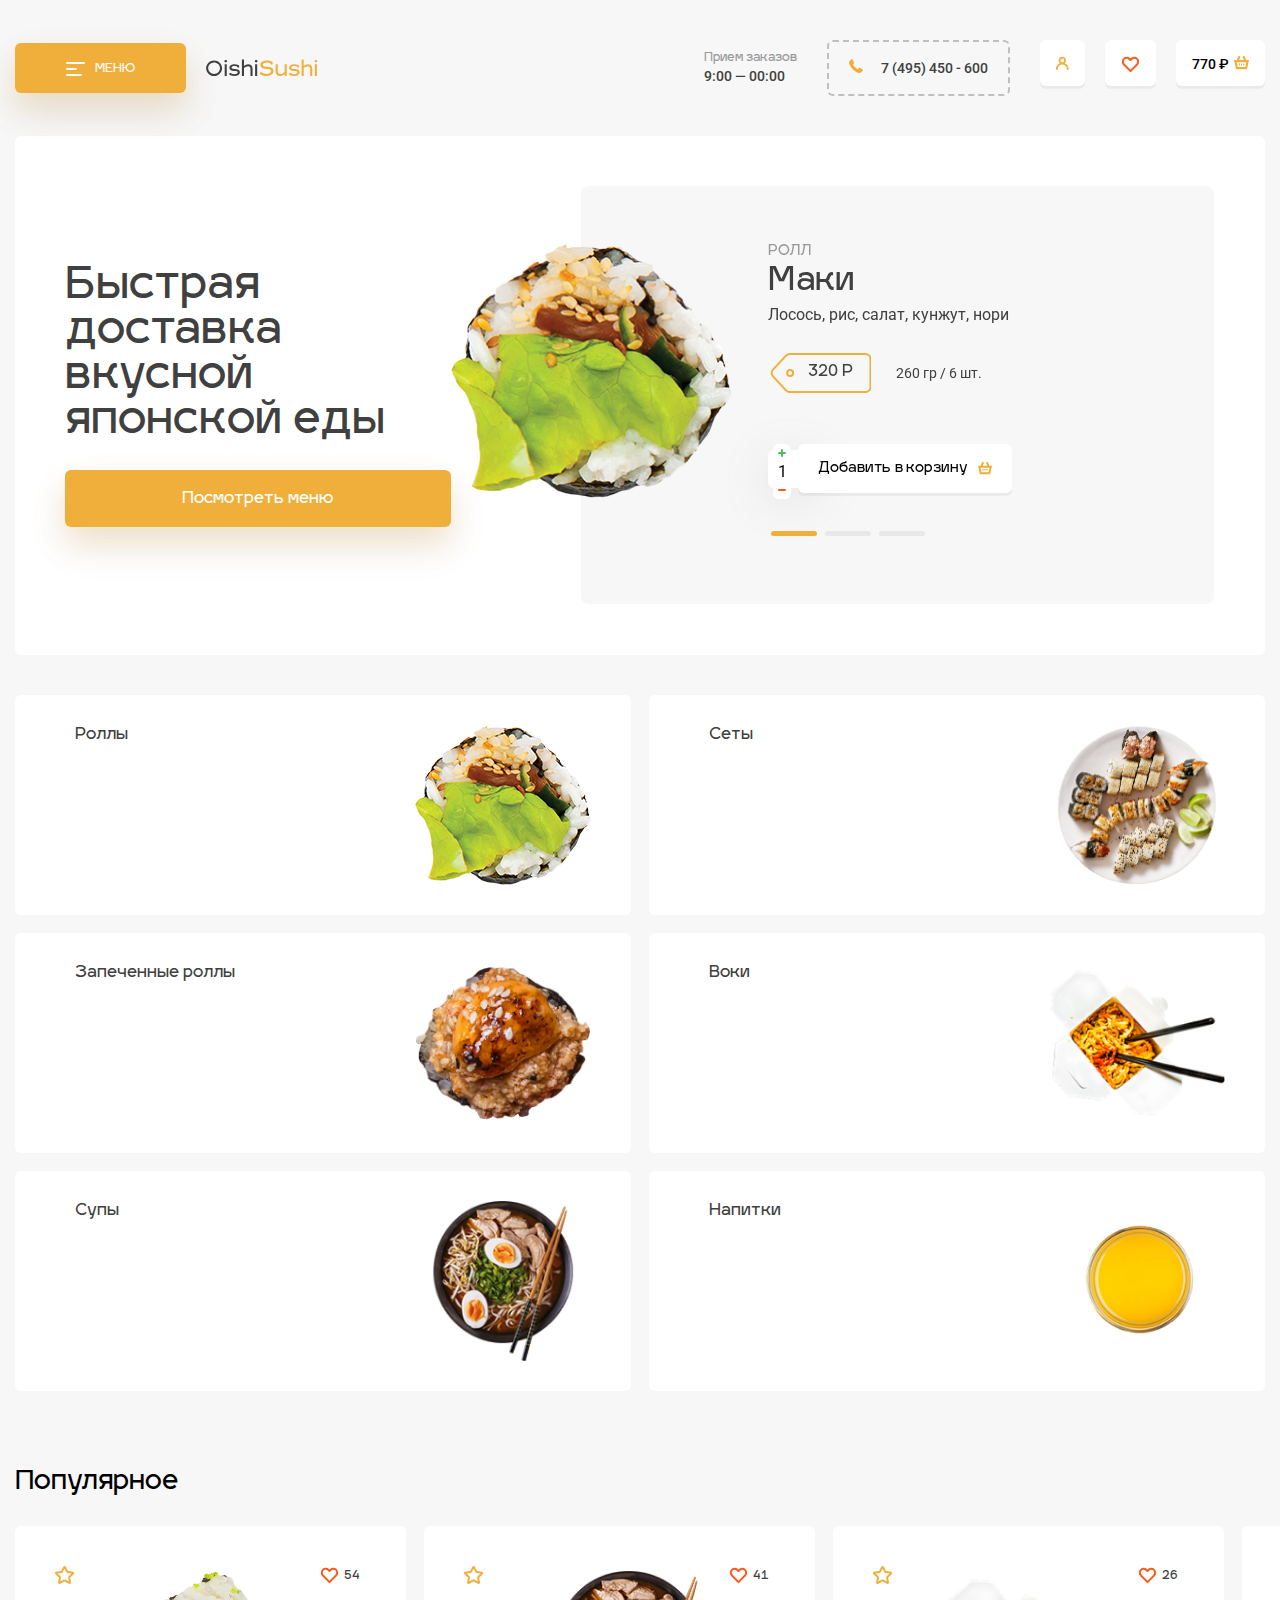
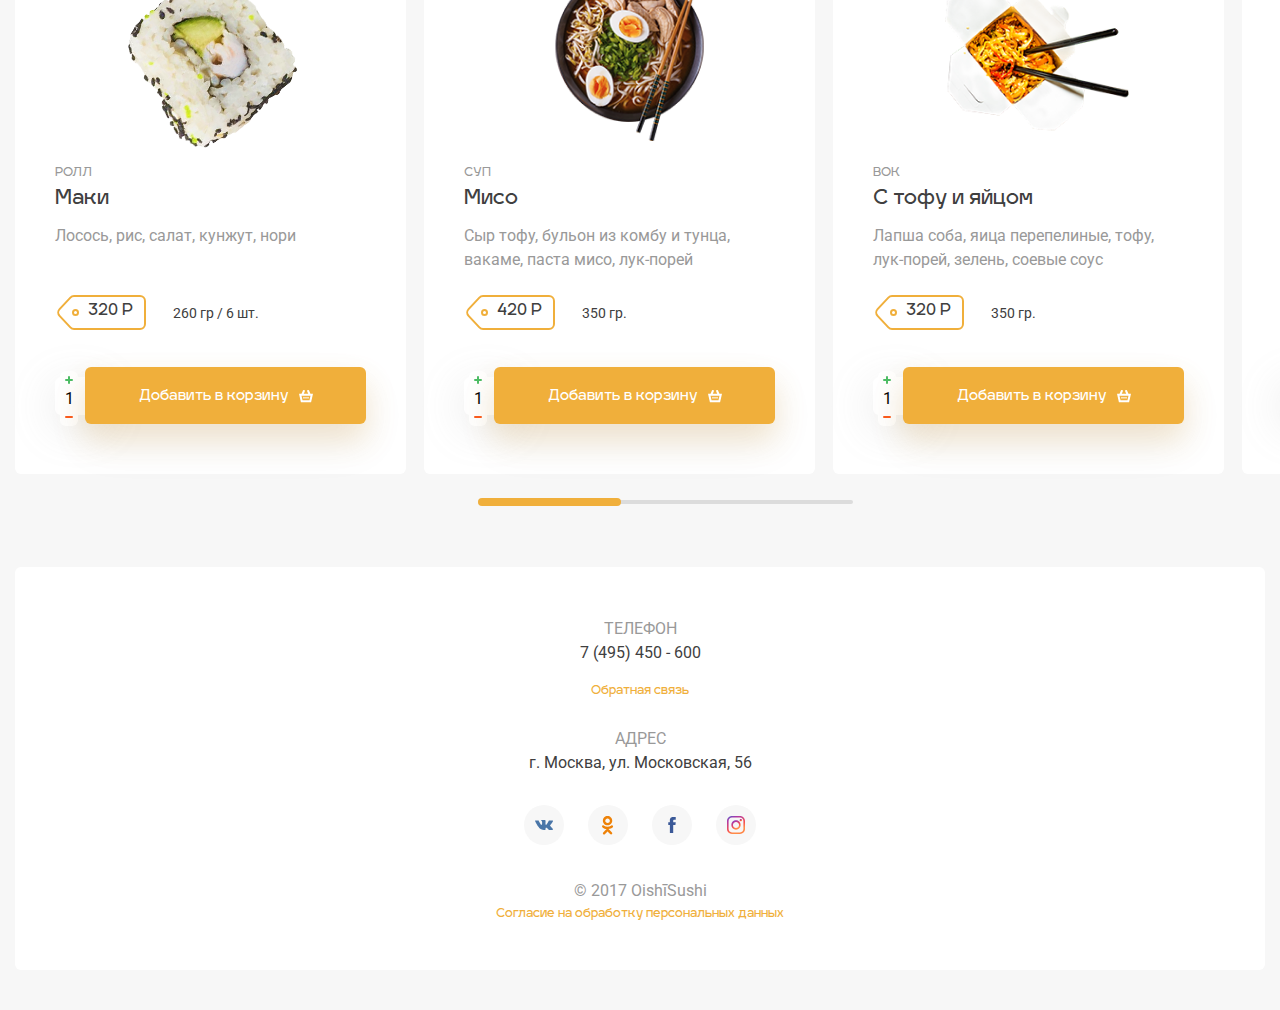
<file: index.html>
<!DOCTYPE html>
<html lang="ru">

<head>
  <meta charset="UTF-8">
  <meta http-equiv="X-UA-Compatible" content="IE=edge">
  <meta name="viewport" content="width=device-width, initial-scale=1.0">
  <title>home page</title>
  <link rel="stylesheet" href="https://cdn.jsdelivr.net/npm/swiper@8/swiper-bundle.min.css" />
  <link rel="stylesheet" href="css/reset.css">
  <link rel="stylesheet" href="css/helpers.css">
  <link rel="stylesheet" href="css/style.css">
  <link rel="preconnect" href="https://fonts.googleapis.com">
  <link rel="preconnect" href="https://fonts.gstatic.com" crossorigin>
  <link href="https://fonts.googleapis.com/css2?family=Roboto:wght@400;500&display=swap" rel="stylesheet">
  <link rel="stylesheet" href="css/flexboxgrid.css">
</head>

<body>
  <div class="container">
    <header class="header">
      <div class="header__left">
        <button class="button igra igra-12"><img class="m-r-10" src="icon/icon-hamburger.svg">МЕНЮ</button>
        <img class="icon-logo m-l-20" src="icon/icon-logo.svg" alt=" ">
      </div>
      <div class="header__center">
        <a href="#" class="roboto roboto-14 roboto-fw-medium m-r-50">Условия доставки</a>
        <a href="#" class="roboto roboto-14 roboto-fw-medium m-r-50">Акции</a>
        <a href="#" class="roboto roboto-14 roboto-fw-medium m-r-50">Вакансии</a>
        <a href="#" class="roboto roboto-14 roboto-fw-medium m-r-50">Контакты</a>
      </div>
      <div class="header__right">
        <div class="work-hours">
          <div class="igra igra-12 igra-grey">Прием заказов</div>
          <div class="roboto roboto-14 roboto-fw-medium">9:00 — 00:00</div>
        </div>

        <a class="header-namber" href="#">
          <div class="number roboto roboto-14 roboto-fw-medium"> <img class="m-r-15" src="icon\icon-phone.svg" alt=" ">
            7
            (495) 450 - 600</div>
        </a>

        <a class="rtg-white" href="#">
        
            <img class="" src="icon/icon-person.svg" alt=" ">
          
        </a>

        <a class="rtg-white"  href="#">
          
            <div class="icon-like"> </div>
        
        </a>

        <a  class="rtg-white" href="#">
         
            <span class="roboto-14 roboto-fw-medium m-r-5">770 ₽</span>
            <img class="" src="icon/basket-icon.svg" alt=" ">
          
        </a>
    </header>
    <main>
      <section class="section-big">
        <div class="rtg-slider"></div>
        <div class="section-big__left">
          <img class="section-big__logo-adaptive" src="icon/icon-logo-adaptive.svg" alt="">
          <h1 class="baner-heading igra igra-44">Быстрая доставка вкусной японской еды</h1>
          <a href="#"> <button class="button igra"> Посмотреть меню</button>
          </a>
        </div>
        <div class="section-big__right">
          <div class="swiper slider-baner">
            <div class="swiper-wrapper">

              <div class="swiper-slide slide-baner">
                <div class="slide-baner__img"><img src="img/img-susu-baner.png" alt=" "></div>
                <div>
                  <h3 class="igra igra-14 igra-grey m-b-10">РОЛЛ</h3>
                  <h3 class="igra igra-32 m-b-10">Маки</h3>
                  <h3 class="roboto roboto-16 m-b-25">Лосось, рис, салат, кунжут, нори</h3>
                  <div class="price">
                    <div class="price__bg">
                      <div class="igra price__sum">320 P</div>
                    </div>
                    <div class="roboto roboto-14 m-l-25"> 260 гр / 6 шт.</div>
                  </div>
                  <div class="btn-add-cart m-t-43">
                    <div class="rtg"></div>
                    <div class="btn-add-cart__block">
                      <button class="btn-add-cart__plus"></button> 1
                      <button class="btn-add-cart__minus"></button>
                    </div>

                    <button class="button-white igra igra-14"> Добавить в корзину
                      <img class="m-l-10" src="icon/basket-icon.svg" alt=" ">
                    </button>
                  </div>
                </div>
              </div>

              <div class="swiper-slide slide-baner">
                <div class="slide-baner__img"><img src="img/img-susu-baner.png" alt=" "></div>
                <div>
                  <h3 class="igra igra-14 igra-grey m-b-10">РОЛЛ</h3>
                  <h3 class="igra igra-32 m-b-10">Маки</h3>
                  <h3 class="roboto roboto-16 m-b-25">Лосось, рис, салат, кунжут, нори</h3>
                  <div class="price">
                    <div class="price__bg">
                      <div class="igra price__sum">320 P</div>
                    </div>
                    <div class="roboto roboto-14 m-l-25"> 260 гр / 6 шт.</div>
                  </div>
                  <div class="btn-add-cart m-t-43">
                    <div class="rtg"></div>
                    <div class="btn-add-cart__block">
                      <button class="btn-add-cart__plus"></button> 1
                      <button class="btn-add-cart__minus"></button>
                    </div>

                    <button class="button-white igra igra-14"> Добавить в корзину
                      <img class="m-l-10" src="icon/basket-icon.svg" alt=" ">
                    </button>
                  </div>
                </div>
              </div>

              <div class="swiper-slide slide-baner">
                <div class="slide-baner__img"><img src="img/img-susu-baner.png" alt=" "></div>
                <div>
                  <h3 class="igra igra-14 igra-grey m-b-10">РОЛЛ</h3>
                  <h3 class="igra igra-32 m-b-10">Маки</h3>
                  <h3 class="roboto roboto-16 m-b-25">Лосось, рис, салат, кунжут, нори</h3>
                  <div class="price">
                    <div class="price__bg">
                      <div class="igra price__sum">320 P</div>
                    </div>
                    <div class="roboto roboto-14 m-l-25"> 260 гр / 6 шт.</div>
                  </div>
                  <div class="btn-add-cart m-t-43">
                    <div class="rtg"></div>

                    <div class="btn-add-cart__block">
                      <button class="btn-add-cart__plus"></button> 1
                      <button class="btn-add-cart__minus"></button>
                    </div>

                    <button class="button-white igra igra-14"> Добавить в корзину
                      <img class="m-l-10" src="icon/basket-icon.svg" alt=" ">
                    </button>
                  </div>
                </div>
              </div>


            </div>
            <div class="swiper-pagination pagination-baner"></div>
            <div class="background-grey"></div>
          </div>
        </div>
      </section>


      <section class="section-menu">
        <div class="container">
          <div class="row">
            <div class="col-xs-12
                    col-sm-12
                    col-md-6
                    col-lg-4">
              <div class="card-menu">
                <div class="igra">Роллы</div>

                <img src="img/img-susi.png" alt="" class="card-menu__img">

              </div>
            </div>

            <div class="col-xs-12
        col-sm-12
        col-md-6
        col-lg-4">
              <div class="card-menu">
                <div class="igra">Сеты</div>

                <img src="img/img-set.png" alt="" class="card-menu__img" >

              </div>
            </div>

            <div class="col-xs-12
    col-sm-12
    col-md-6
    col-lg-4">
              <div class="card-menu">
                <div class="igra ">Запеченные роллы</div>

                <img src="img/img-hot.png" alt="" class="card-menu__img">

              </div>
            </div>

            <div class="col-xs-12
    col-sm-12
    col-md-6
    col-lg-4">
              <div class="card-menu">
                <div class="igra ">Воки</div>

                <img src="img/img-vok.png" alt="" class="card-menu__img">

              </div>
            </div>

            <div class="col-xs-12
    col-sm-12
    col-md-6
    col-lg-4">
              <div class="card-menu">
                <div class="igra">Супы</div>

                <img src="img/img-sup.png" alt="" class="card-menu__img">

              </div>
            </div>

            <div class="col-xs-12
    col-sm-12
    col-md-6
    col-lg-4">
              <div class="card-menu">
                <div class="igra">Напитки</div>

                <img src="img/img-drinks.png" alt="" class="card-menu__img">

              </div>
            </div>

          </div>
        </div>
      </section>

      <section class="section-popular">

        <h2 class="h2">Популярное</h2>

        <div class="swiper slider-popular">
          <div class="swiper-wrapper">
            <div class="swiper-slide product-card">
              <div class="product-card__top">
                <button class="button-star "></button>
                <button class="product-card__like">
                  <div class="icon-like"> </div>
                  <div class="igra igra-12 m-l-5"> 54</div>
                </button>
              </div>
              <div class="product-card__img"><img src="img/img-susi-card.svg" alt=" ">
              </div>

              <div class="product-card__bottom">
                <h3 class="igra igra-12 igra-grey m-b-10">РОЛЛ</h3>
                <h3 class="igra igra-20 m-b-15">Маки</h3>
                <h3 class="roboto roboto-grey roboto-16 m-b-20 text-description">Лосось, рис, салат, кунжут, нори</h3>
                <div class="price">
                  <div class="price__sum-card">
                    <div class="igra"> 320 P </div>
                  </div>

                  <div class="roboto roboto-14 m-l-25"> 260 гр / 6 шт.</div>
                </div>
                <div class="btn-add-cart m-t-30">
                  <div class="rtg"></div>
                  <div class="btn-add-cart__block">
                    <button class="btn-add-cart__plus"></button> 1
                    <button class="btn-add-cart__minus"></button>
                  </div>

                  <button class="button igra igra-14 "> Добавить в корзину
                    <img class="m-l-10" src="icon/icon-basket-card.svg" alt=" ">
                  </button>

                </div>
              </div>
            </div>

            <div class="swiper-slide product-card">
              <div class="product-card__top">
                <button class="button-star "></button>
                <button class="product-card__like">
                  <div class="icon-like"> </div>
                  <div class="igra igra-12 m-l-5"> 41</div>
                </button>
              </div>
              <div class="product-card__img"><img src="img/img-sup.png" alt=" ">
              </div>

              <div class="product-card__bottom">
                <h3 class="igra igra-12 igra-grey m-b-10">СУП</h3>
                <h3 class="igra igra-20 m-b-15">Мисо</h3>
                <h3 class="roboto roboto-grey roboto-16 m-b-20 text-description">Сыр тофу, бульон из комбу и тунца,
                  вакаме, паста мисо, лук-порей</h3>
                <div class="price">
                  <div class="price__sum-card">
                    <div class="igra"> 420 P</div>
                  </div>

                  <div class="roboto roboto-14 m-l-25"> 350 гр.</div>
                </div>
                <div class="btn-add-cart m-t-30">
                  <div class="rtg"></div>
                  <div class="btn-add-cart__block">
                    <button class="btn-add-cart__plus"></button> 1
                    <button class="btn-add-cart__minus"></button>
                  </div>

                  <button class="button igra igra-14 "> Добавить в корзину
                    <img class="m-l-10" src="icon/icon-basket-card.svg" alt=" ">
                  </button>

                </div>
              </div>
            </div>
            <div class="swiper-slide product-card">
              <div class="product-card__top">
                <button class="button-star"></button>
                <button class="product-card__like">
                  <div class="icon-like"> </div>
                  <div class="igra igra-12 m-l-5"> 26</div>
                </button>
              </div>
              <div class="product-card__img"><img src="img/img-vok.png" alt=" ">
              </div>

              <div class="product-card__bottom">
                <h3 class="igra igra-12 igra-grey m-b-10">ВОК</h3>
                <h3 class="igra igra-20 m-b-15">С тофу и яйцом</h3>
                <h3 class="roboto roboto-grey roboto-16 m-b-20 text-description">Лапша соба, яица перепелиные, тофу,
                  лук-порей, зелень, соевые соус</h3>
                <div class="price">
                  <div class="price__sum-card">
                    <div class="igra"> 320 P </div>
                  </div>

                  <div class="roboto roboto-14 m-l-25"> 350 гр.</div>
                </div>
                <div class="btn-add-cart m-t-30">
                  <div class="rtg"></div>
                  <div class="btn-add-cart__block">
                    <button class="btn-add-cart__plus"></button> 1
                    <button class="btn-add-cart__minus"></button>
                  </div>

                  <button class="button igra igra-14 "> Добавить в корзину
                    <img class="m-l-10" src="icon/icon-basket-card.svg" alt=" ">
                  </button>

                </div>
              </div>
            </div>
            <div class="swiper-slide product-card">
              <div class="product-card__top">
                <button class="button-star"></button>
                <button class="product-card__like">
                  <div class="icon-like"> </div>
                  <div class="igra igra-12 m-l-5"> 37</div>
                </button>
              </div>
              <div class="product-card__img"><img src="img/img-filadelphia.png" alt=" ">
              </div>

              <div class="product-card__bottom">
                <h3 class="igra igra-12 igra-grey m-b-10">РОЛЛ</h3>
                <h3 class="igra igra-20 m-b-15">Филадельфия</h3>
                <h3 class="roboto roboto-grey roboto-16 m-b-20 text-description">Рис, лосось, сыр филадельфия,
                  авокадо, нори</h3>
                <div class="price">
                  <div class="price__sum-card">
                    <div class="igra"> 320 P </div>
                  </div>

                  <div class="roboto roboto-14 m-l-25"> 360 гр / 6 шт.</div>
                </div>
                <div class="btn-add-cart m-t-30">
                  <div class="rtg"></div>
                  <div class="btn-add-cart__block">
                    <button class="btn-add-cart__plus"></button> 1
                    <button class="btn-add-cart__minus"></button>
                  </div>

                  <button class="button igra igra-14 "> Добавить в корзину
                    <img class="m-l-10" src="icon/icon-basket-card.svg" alt=" ">
                  </button>

                </div>
              </div>
            </div>
            <div class="swiper-slide product-card">
              <div class="product-card__top">
                <button class="button-star"></button>
                <button class="product-card__like">
                  <div class="icon-like"> </div>
                  <div class="igra igra-12 m-l-5"> 54</div>
                </button>
              </div>
              <div class="product-card__img"><img src="img/img-susi-card.svg" alt=" ">
              </div>

              <div class="product-card__bottom">
                <h3 class="igra igra-12 igra-grey m-b-10">РОЛЛ</h3>
                <h3 class="igra igra-20 m-b-15">Маки</h3>
                <h3 class="roboto roboto-grey roboto-16 m-b-20 text-description">Лосось, рис, салат, кунжут, нори</h3>
                <div class="price">
                  <div class="price__sum-card">
                    <div class="igra"> 320 P </div>
                  </div>

                  <div class="roboto roboto-14 m-l-25"> 260 гр / 6 шт.</div>
                </div>
                <div class="btn-add-cart m-t-30">
                  <div class="rtg"></div>
                  <div class="btn-add-cart__block">
                    <button class="btn-add-cart__plus"></button> 1
                    <button class="btn-add-cart__minus"></button>
                  </div>

                  <button class="button igra igra-14 "> Добавить в корзину
                    <img class="m-l-10" src="icon/icon-basket-card.svg" alt=" ">
                  </button>

                </div>
              </div>
            </div>
            <div class="swiper-slide product-card">
              <div class="product-card__top">
                <button class="button-star"></button>
                <button class="product-card__like">
                  <div class="icon-like"> </div>
                  <div class="igra igra-12 m-l-5"> 41</div>
                </button>
              </div>
              <div class="product-card__img"><img src="img/img-sup.png" alt=" ">
              </div>

              <div class="product-card__bottom">
                <h3 class="igra igra-12 igra-grey m-b-10">СУП</h3>
                <h3 class="igra igra-20 m-b-15">Мисо</h3>
                <h3 class="roboto roboto-grey roboto-16 m-b-20 text-description">Сыр тофу, бульон из комбу и тунца,
                  вакаме, паста мисо, лук-порей</h3>
                <div class="price">
                  <div class="price__sum-card">
                    <div class="igra"> 320 P </div>
                  </div>

                  <div class="roboto roboto-14 m-l-25"> 350 гр.</div>
                </div>
                <div class="btn-add-cart m-t-30">
                  <div class="rtg"></div>
                  <div class="btn-add-cart__block">
                    <button class="btn-add-cart__plus"></button> 1
                    <button class="btn-add-cart__minus"></button>
                  </div>

                  <button class="button igra igra-14 "> Добавить в корзину
                    <img class="m-l-10" src="icon/icon-basket-card.svg" alt=" ">
                  </button>

                </div>
              </div>
            </div>
            <div class="swiper-slide product-card">
              <div class="product-card__top">
                <button class="button-star"></button>
                <button class="product-card__like">
                  <div class="icon-like"> </div>
                  <div class="igra igra-12 m-l-5"> 26</div>
                </button>
              </div>
              <div class="product-card__img"><img src="img/img-vok.png" alt=" ">
              </div>

              <div class="product-card__bottom">
                <h3 class="igra igra-12 igra-grey m-b-10">ВОК</h3>
                <h3 class="igra igra-20 m-b-15">С тофу и яйцом</h3>
                <h3 class="roboto roboto-grey roboto-16 m-b-20 text-description">Лапша соба, яица перепелиные, тофу,
                  лук-порей, зелень, соевые соус</h3>
                <div class="price">
                  <div class="price__sum-card">
                    <div class="igra"> 320 P </div>
                  </div>
                  <div class="roboto roboto-14 m-l-25"> 350 гр.</div>
                </div>
                <div class="btn-add-cart m-t-30">
                  <div class="rtg"></div>
                  <div class="btn-add-cart__block">
                    <button class="btn-add-cart__plus"></button> 1
                    <button class="btn-add-cart__minus"></button>
                  </div>

                  <button class="button igra igra-14 "> Добавить в корзину
                    <img class="m-l-10" src="icon/icon-basket-card.svg" alt=" ">
                  </button>
                </div>
              </div>
            </div>
          </div>
          <div class="scrollbar-popular"></div>
        </div>
      </section>
    </main>

    <footer class="footer">
      <div class="footer__left">
        <div class="roboto roboto-grey m-b-5">© 2017 OishīSushi</div>
        <a class="igra igra-12 igra-orange" href="#">Согласие на обработку персональных данных</a>
      </div>
      <div class="footer__center">
        <a class="m-r-75" href="">
          <div class="roboto roboto-grey">АДРЕС</div>
          <div class="roboto">г. Москва, ул. Московская, 56</div>
        </a>
        <a class="m-r-30" href="">
          <div class="roboto roboto-grey">ТЕЛЕФОН</div>
          <div class="roboto">7 (495) 450 - 600</div>
        </a>
        <a href="">
          <div class="igra igra-12 igra-orange m-t-20">Обратная связь</div>
        </a>
      </div>
      <div class="footer__right">
        <a href="#" class="m-r-20"> <img src="icon/icon-vk.svg" alt=" "> </a>
        <a class="m-r-20" href="#"> <img src="icon/icon-ok.svg" alt=" "> </a>
        <a class="m-r-20" href="#"> <img src="icon/icon-fb.svg" alt=" "> </a>
        <a class="m-r-20" href="#"> <img src="icon/icon-inst.svg" alt=" "> </a>
      </div>

    </footer>

    <footer class="footer-adaptive">


      <div class="footer-adaptive__top">
        <a class="footer-adaptive__top" href="">
          <div class="roboto roboto-grey">ТЕЛЕФОН</div>
          <div class="roboto">7 (495) 450 - 600</div>
        </a>

        <a href="">
          <div class="igra igra-12 igra-orange m-t-20">Обратная связь</div>
        </a>

        <a class="footer-adaptive__top m-t-30" href="">
          <div class="roboto roboto-grey">АДРЕС</div>
          <div class="roboto">г. Москва, ул. Московская, 56</div>
        </a>
      </div>

      <div class="footer-adaptive__center">
        <a href="#" class="m-r-20"> <img src="icon/icon-vk.svg" alt=" "> </a>
        <a class="m-r-20" href="#"> <img src="icon/icon-ok.svg" alt=" "> </a>
        <a class="m-r-20" href="#"> <img src="icon/icon-fb.svg" alt=" "> </a>
        <a href="#"> <img src="icon/icon-inst.svg" alt=" "> </a>
      </div>
      <div class="footer-adaptive__bottom">
      
        <div class="roboto roboto-grey m-b-5">© 2017 OishīSushi</div>
      <a class="igra igra-12 igra-orange" href="#">Согласие на обработку персональных данных</a>
      </div>

    </footer>


  </div>
  <script src="https://cdn.jsdelivr.net/npm/swiper@8/swiper-bundle.min.js"></script>
  <script src=index.js></script>
</body>
</file>
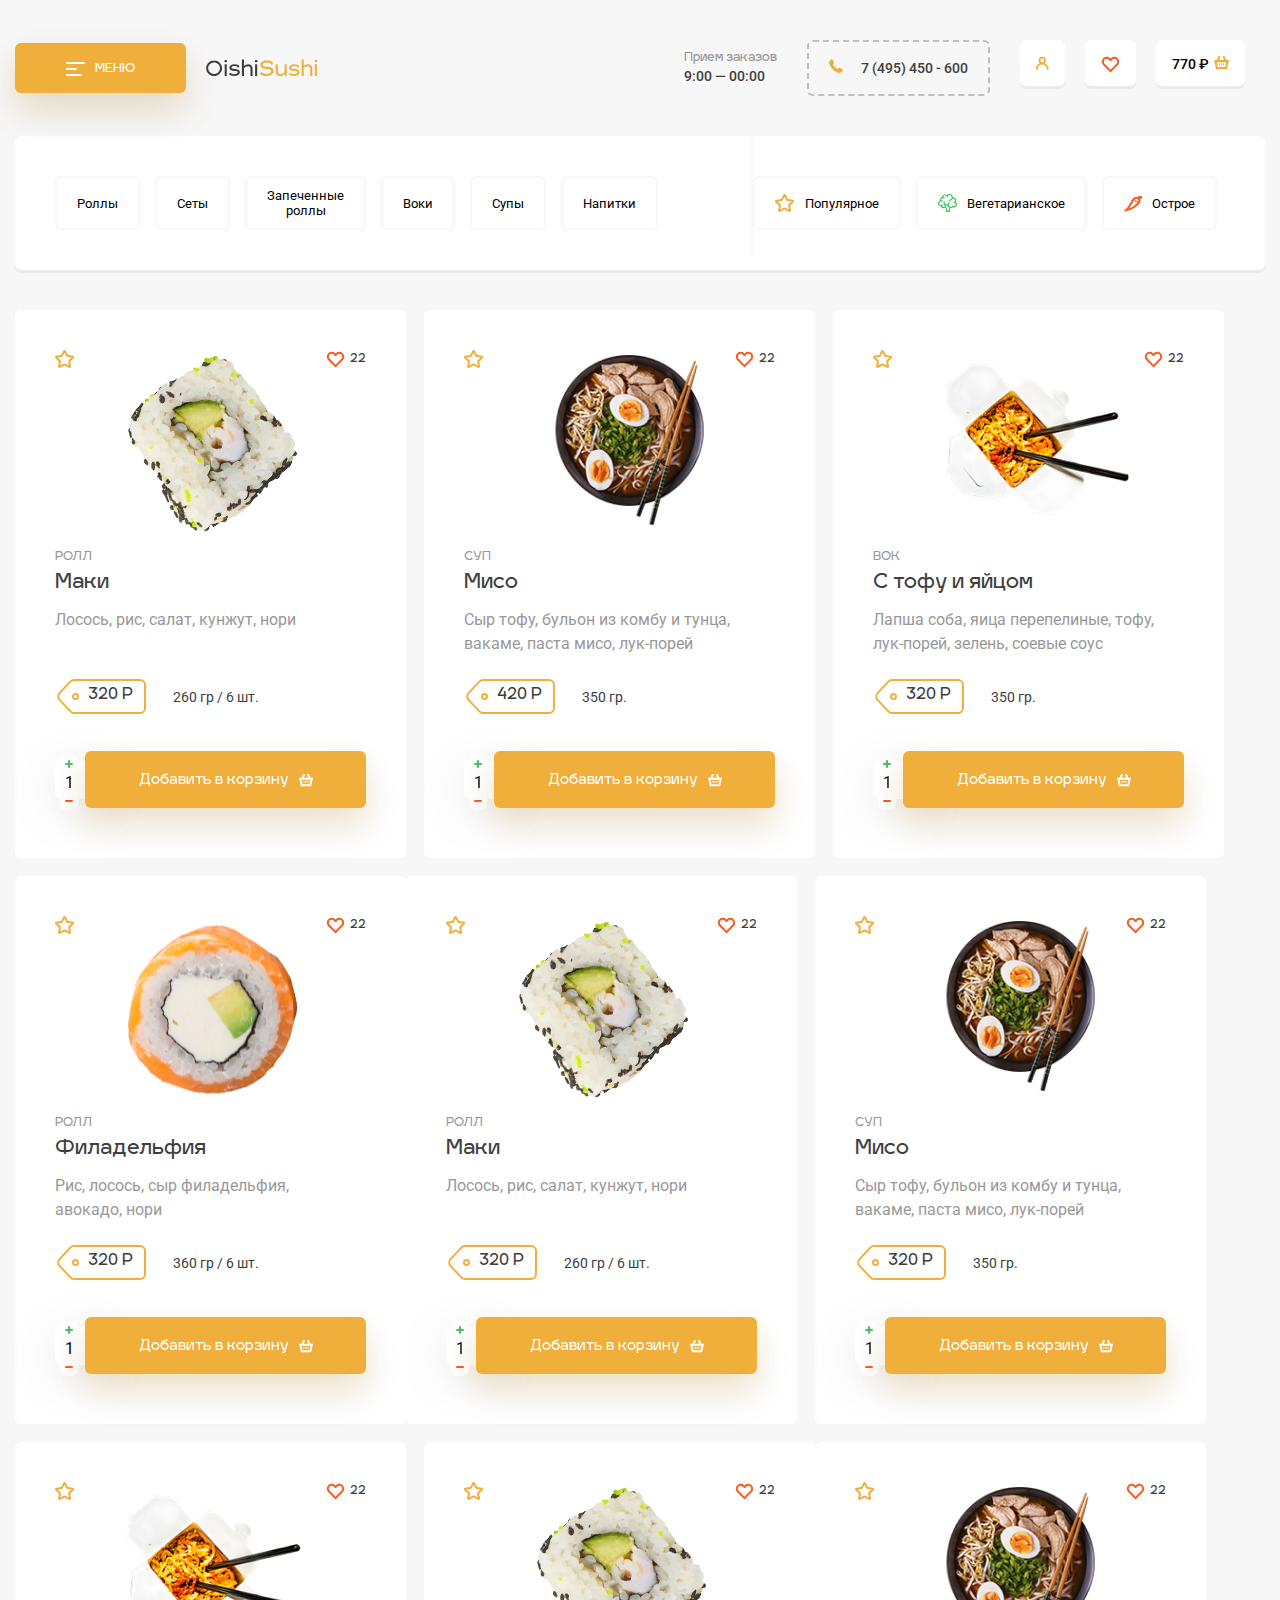
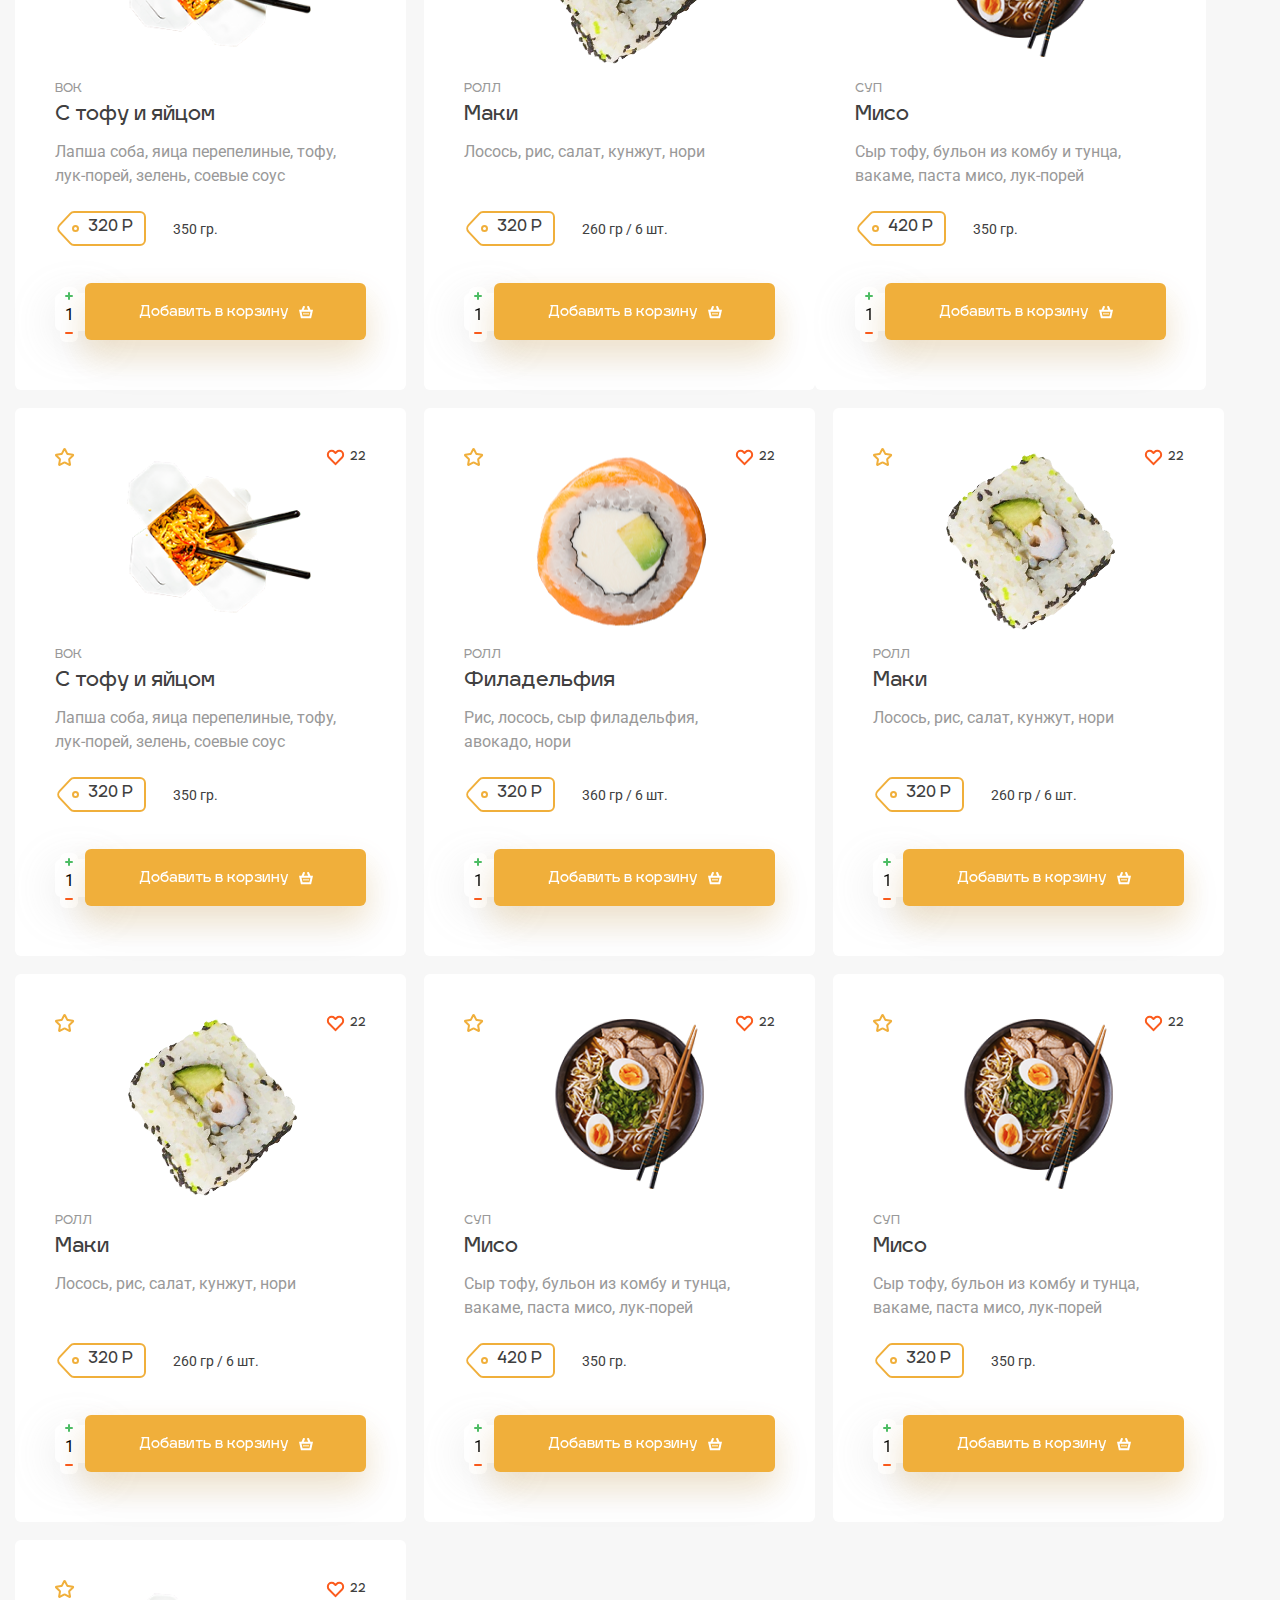
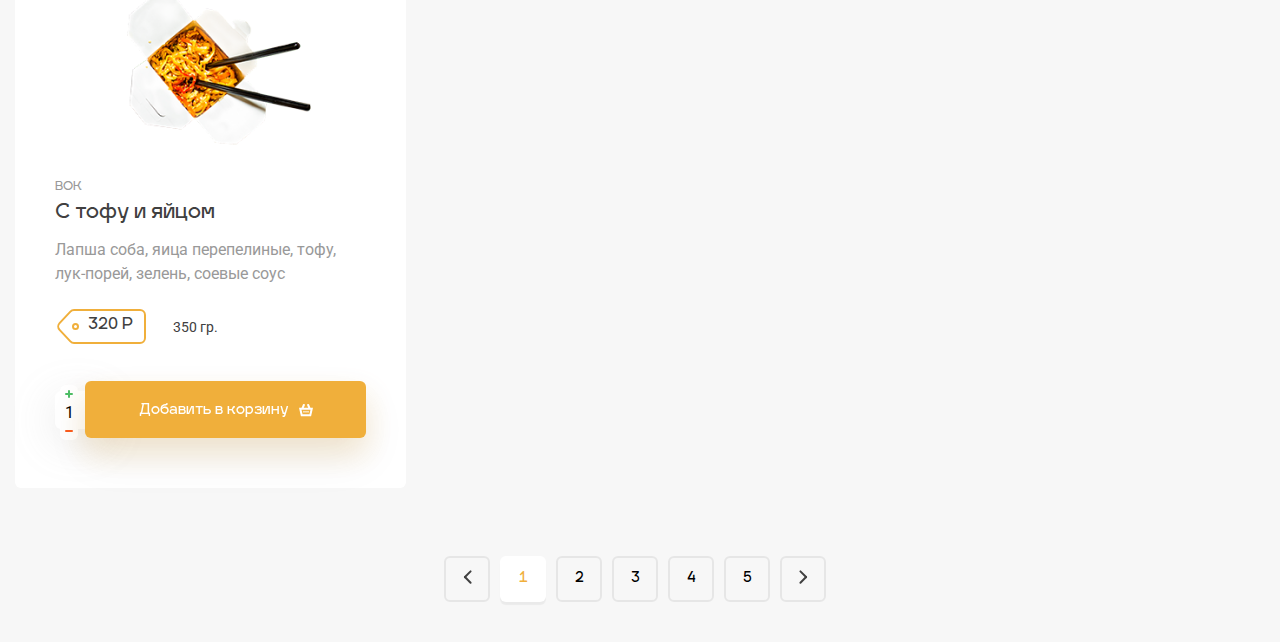
<file: index-menu.html>
<!DOCTYPE html>
<html lang="ru">

<head>
  <meta charset="UTF-8">
  <meta http-equiv="X-UA-Compatible" content="IE=edge">
  <meta name="viewport" content="width=device-width, initial-scale=1.0">
  <title>menu</title>
  <link rel="stylesheet" href="https://cdn.jsdelivr.net/npm/swiper@8/swiper-bundle.min.css" />
  <link rel="stylesheet" href="css/reset.css">
  <link rel="stylesheet" href="css/helpers.css">
  <link rel="stylesheet" href="css/style.css">
  <link rel="preconnect" href="https://fonts.googleapis.com">
  <link rel="preconnect" href="https://fonts.gstatic.com" crossorigin>
  <link href="https://fonts.googleapis.com/css2?family=Roboto:wght@400;500&display=swap" rel="stylesheet">
</head>

<body>
  <div class="container">
    <header class="header">
      <div class="header__left">
        <button class="button igra igra-12"><img class="m-r-10" src="icon/icon-hamburger.svg">МЕНЮ</button>
        <img class="icon-logo m-l-20" src="icon/icon-logo.svg" alt=" ">
      </div>
      <div class="header__center">
        <a href="#" class="roboto roboto-14 roboto-fw-medium m-r-50">Условия доставки</a>
        <a href="#" class="roboto roboto-14 roboto-fw-medium m-r-50">Акции</a>
        <a href="#" class="roboto roboto-14 roboto-fw-medium m-r-50">Вакансии</a>
        <a href="#" class="roboto roboto-14 roboto-fw-medium m-r-50">Контакты</a>
      </div>
      <div class="header__right">
        <div class="work-hours">
          <div class="igra igra-12 igra-grey">Прием заказов</div>
          <div class="roboto roboto-14 roboto-fw-medium">9:00 — 00:00</div>
        </div>

        <a href="#">
          <div class="number roboto roboto-14 roboto-fw-medium"> <img class="m-r-15" src="icon\icon-phone.svg" alt=" ">
            7
            (495) 450 - 600</div>
        </a>

        <a href="#">
          <div class="rtg-white m-r-20">
            <img class="" src="icon/icon-person.svg" alt=" ">
          </div>
        </a>

        <a href="#">
          <div class="rtg-white m-r-20">
            <div class="icon-like"> </div>
          </div>
        </a>

        <a href="#">
          <div class="rtg-white">
            <span class="roboto-14 roboto-fw-medium m-r-5">770 ₽</span>
            <img class="" src="icon/basket-icon.svg" alt=" ">
          </div>
        </a>
    </header>
    <main>
      <section class="filter">
        <div class="filter__left">
          <button class="button-transparent"> Роллы <div class="button-filter-on"></div>
          </button>
          <button class="button-transparent">Сеты <div class="button-filter-on"></div></button>
          <button class="button-transparent">Запеченные роллы <div class="button-filter-on"></div></button>
          <button class="button-transparent">Воки <div class="button-filter-on"></div></button>
          <button class="button-transparent">Супы <div class="button-filter-on"></div></button>
          <button class="button-transparent">Напитки <div class="button-filter-on"></div></button>
        </div>
        <div class="filter__line"></div>
        <div class="filter__right">
          <button class="button-with-icon"><img class="m-r-10" src="icon/icon-star.svg" alt=" "> Популярное</button>
          <button class="button-with-icon"> <img class="m-r-10" src="icon/icon-vegi.svg" alt=" ">
            Вегетарианское</button>
          <button class="button-with-icon"> <img class="m-r-10" src="icon/icon-hot.svg" alt=" "> Острое</button>
        </div>

      </section>
      <section>
        <div class="slider-positions">
          <div class="swiper-wrapper">
            <div id="tab-one" class="page slider-positions__slide active">
              <div class="page__card">
                <div class="product-card__top">
                  <button class="button-star"></button>
                  <div class="like-block">
                    <button class="icon-like"> </button>
                    <div class="like-number igra igra-12 m-l-5">22</div>
                  </div>
                </div>
                <div class="product-card__img"><img src="img/img-susi-card.svg" alt=" ">
                </div>

                <div class="product-card__bottom">
                  <h3 class="igra igra-12 igra-grey m-b-10">РОЛЛ</h3>
                  <h3 class="igra igra-20 m-b-15">Маки</h3>
                  <h3 class="roboto roboto-grey roboto-16 m-b-20 text-description">Лосось, рис, салат, кунжут, нори</h3>
                  <div class="price">
                    <div class="price__sum-card">
                      <div class="igra"> 320 P </div>
                    </div>

                    <div class="roboto roboto-14 m-l-25"> 260 гр / 6 шт.</div>
                  </div>
                  <div class="btn-add-cart m-t-30">
                    <div class="rtg"></div>
                    <div class="btn-add-cart__block">
                      <button class="btn-add-cart__plus"></button> 1
                      <button class="btn-add-cart__minus"></button>
                    </div>

                    <button class="button igra igra-14 "> Добавить в корзину
                      <img class="m-l-10" src="icon/icon-basket-card.svg" alt=" ">
                    </button>

                  </div>
                </div>
              </div>

              <div class="page__card">
                <div class="product-card__top">
                  <button class="button-star"></button>
                  <div class="like-block">
                    <button class="icon-like"> </button>
                    <div class="like-number igra igra-12 m-l-5">22</div>
                  </div>
                </div>
                <div class="product-card__img"><img src="img/img-sup.png" alt=" ">
                </div>

                <div class="product-card__bottom">
                  <h3 class="igra igra-12 igra-grey m-b-10">СУП</h3>
                  <h3 class="igra igra-20 m-b-15">Мисо</h3>
                  <h3 class="roboto roboto-grey roboto-16 m-b-20 text-description">Сыр тофу, бульон из комбу и тунца,
                    вакаме, паста мисо, лук-порей</h3>
                  <div class="price">
                    <div class="price__sum-card">
                      <div class="igra"> 420 P</div>
                    </div>

                    <div class="roboto roboto-14 m-l-25"> 350 гр.</div>
                  </div>
                  <div class="btn-add-cart m-t-30">
                    <div class="rtg"></div>
                    <div class="btn-add-cart__block">
                      <button class="btn-add-cart__plus"></button> 1
                      <button class="btn-add-cart__minus"></button>
                    </div>

                    <button class="button igra igra-14 "> Добавить в корзину
                      <img class="m-l-10" src="icon/icon-basket-card.svg" alt=" ">
                    </button>

                  </div>
                </div>
              </div>

              <div class="page__card">
                <div class="product-card__top">
                  <button class="button-star"></button>
                   <div class="like-block">
                    <button class="icon-like"> </button>
                    <div class="like-number igra igra-12 m-l-5">22</div>
                  </div>
                </div>
                <div class="product-card__img"><img src="img/img-vok.png" alt=" ">
                </div>

                <div class="product-card__bottom">
                  <h3 class="igra igra-12 igra-grey m-b-10">ВОК</h3>
                  <h3 class="igra igra-20 m-b-15">С тофу и яйцом</h3>
                  <h3 class="roboto roboto-grey roboto-16 m-b-20 text-description">Лапша соба, яица перепелиные, тофу,
                    лук-порей, зелень, соевые соус</h3>
                  <div class="price">
                    <div class="price__sum-card">
                      <div class="igra"> 320 P </div>
                    </div>

                    <div class="roboto roboto-14 m-l-25"> 350 гр.</div>
                  </div>
                  <div class="btn-add-cart m-t-30">
                    <div class="rtg"></div>
                    <div class="btn-add-cart__block">
                      <button class="btn-add-cart__plus"></button> 1
                      <button class="btn-add-cart__minus"></button>
                    </div>

                    <button class="button igra igra-14 "> Добавить в корзину
                      <img class="m-l-10" src="icon/icon-basket-card.svg" alt=" ">
                    </button>

                  </div>
                </div>
              </div>

              <div class="page__card">
                <div class="product-card__top">
                  <button class="button-star"></button>
                  <div class="like-block">
                    <button class="icon-like"> </button>
                    <div class="like-number igra igra-12 m-l-5">22</div>
                  </div>
                </div>
                <div class="product-card__img"><img src="img/img-filadelphia.png" alt=" ">
                </div>

                <div class="product-card__bottom">
                  <h3 class="igra igra-12 igra-grey m-b-10">РОЛЛ</h3>
                  <h3 class="igra igra-20 m-b-15">Филадельфия</h3>
                  <h3 class="roboto roboto-grey roboto-16 m-b-20 text-description">Рис, лосось, сыр филадельфия,
                    авокадо, нори</h3>
                  <div class="price">
                    <div class="price__sum-card">
                      <div class="igra"> 320 P </div>
                    </div>

                    <div class="roboto roboto-14 m-l-25"> 360 гр / 6 шт.</div>
                  </div>
                  <div class="btn-add-cart m-t-30">
                    <div class="rtg"></div>
                    <div class="btn-add-cart__block">
                      <button class="btn-add-cart__plus"></button> 1
                      <button class="btn-add-cart__minus"></button>
                    </div>

                    <button class="button igra igra-14 "> Добавить в корзину
                      <img class="m-l-10" src="icon/icon-basket-card.svg" alt=" ">
                    </button>

                  </div>
                </div>
              </div>

              <div class="page__card">
                <div class="product-card__top">
                  <button class="button-star"></button>
                  <div class="like-block">
                    <button class="icon-like"> </button>
                    <div class="like-number igra igra-12 m-l-5">22</div>
                  </div>
                </div>
                <div class="product-card__img"><img src="img/img-susi-card.svg" alt=" ">
                </div>

                <div class="product-card__bottom">
                  <h3 class="igra igra-12 igra-grey m-b-10">РОЛЛ</h3>
                  <h3 class="igra igra-20 m-b-15">Маки</h3>
                  <h3 class="roboto roboto-grey roboto-16 m-b-20 text-description">Лосось, рис, салат, кунжут, нори</h3>
                  <div class="price">
                    <div class="price__sum-card">
                      <div class="igra"> 320 P </div>
                    </div>

                    <div class="roboto roboto-14 m-l-25"> 260 гр / 6 шт.</div>
                  </div>
                  <div class="btn-add-cart m-t-30">
                    <div class="rtg"></div>
                    <div class="btn-add-cart__block">
                      <button class="btn-add-cart__plus"></button> 1
                      <button class="btn-add-cart__minus"></button>
                    </div>

                    <button class="button igra igra-14 "> Добавить в корзину
                      <img class="m-l-10" src="icon/icon-basket-card.svg" alt=" ">
                    </button>

                  </div>
                </div>
              </div>

              <div class="page__card">
                <div class="product-card__top">
                  <button class="button-star"></button>
                  <div class="like-block">
                    <button class="icon-like"> </button>
                    <div class="like-number igra igra-12 m-l-5">22</div>
                  </div>
                </div>
                <div class="product-card__img"><img src="img/img-sup.png" alt=" ">
                </div>

                <div class="product-card__bottom">
                  <h3 class="igra igra-12 igra-grey m-b-10">СУП</h3>
                  <h3 class="igra igra-20 m-b-15">Мисо</h3>
                  <h3 class="roboto roboto-grey roboto-16 m-b-20 text-description">Сыр тофу, бульон из комбу и тунца,
                    вакаме, паста мисо, лук-порей</h3>
                  <div class="price">
                    <div class="price__sum-card">
                      <div class="igra"> 320 P </div>
                    </div>

                    <div class="roboto roboto-14 m-l-25"> 350 гр.</div>
                  </div>
                  <div class="btn-add-cart m-t-30">
                    <div class="rtg"></div>
                    <div class="btn-add-cart__block">
                      <button class="btn-add-cart__plus"></button> 1
                      <button class="btn-add-cart__minus"></button>
                    </div>

                    <button class="button igra igra-14 "> Добавить в корзину
                      <img class="m-l-10" src="icon/icon-basket-card.svg" alt=" ">
                    </button>

                  </div>
                </div>
              </div>

              <div class="page__card">
                <div class="product-card__top">
                  <button class="button-star"></button>
                   <div class="like-block">
                    <button class="icon-like"> </button>
                    <div class="like-number igra igra-12 m-l-5">22</div>
                  </div>
                </div>
                <div class="product-card__img"><img src="img/img-vok.png" alt=" ">
                </div>

                <div class="product-card__bottom">
                  <h3 class="igra igra-12 igra-grey m-b-10">ВОК</h3>
                  <h3 class="igra igra-20 m-b-15">С тофу и яйцом</h3>
                  <h3 class="roboto roboto-grey roboto-16 m-b-20 text-description">Лапша соба, яица перепелиные, тофу,
                    лук-порей, зелень, соевые соус</h3>
                  <div class="price">
                    <div class="price__sum-card">
                      <div class="igra"> 320 P </div>
                    </div>
                    <div class="roboto roboto-14 m-l-25"> 350 гр.</div>
                  </div>
                  <div class="btn-add-cart m-t-30">
                    <div class="rtg"></div>
                    <div class="btn-add-cart__block">
                      <button class="btn-add-cart__plus"></button> 1
                      <button class="btn-add-cart__minus"></button>
                    </div>

                    <button class="button igra igra-14 "> Добавить в корзину
                      <img class="m-l-10" src="icon/icon-basket-card.svg" alt=" ">
                    </button>
                  </div>
                </div>
              </div>

              <div class="page__card">
                <div class="product-card__top">
                  <button class="button-star"></button>
                  <div class="like-block">
                    <button class="icon-like"> </button>
                    <div class="like-number igra igra-12 m-l-5">22</div>
                  </div>
                </div>
                <div class="product-card__img"><img src="img/img-susi-card.svg" alt=" ">
                </div>

                <div class="product-card__bottom">
                  <h3 class="igra igra-12 igra-grey m-b-10">РОЛЛ</h3>
                  <h3 class="igra igra-20 m-b-15">Маки</h3>
                  <h3 class="roboto roboto-grey roboto-16 m-b-20 text-description">Лосось, рис, салат, кунжут, нори</h3>
                  <div class="price">
                    <div class="price__sum-card">
                      <div class="igra"> 320 P </div>
                    </div>

                    <div class="roboto roboto-14 m-l-25"> 260 гр / 6 шт.</div>
                  </div>
                  <div class="btn-add-cart m-t-30">
                    <div class="rtg"></div>
                    <div class="btn-add-cart__block">
                      <button class="btn-add-cart__plus"></button> 1
                      <button class="btn-add-cart__minus"></button>
                    </div>

                    <button class="button igra igra-14 "> Добавить в корзину
                      <img class="m-l-10" src="icon/icon-basket-card.svg" alt=" ">
                    </button>

                  </div>
                </div>
              </div>

              <div class="page__card">
                <div class="product-card__top">
                  <button class="button-star"></button>
                  <div class="like-block">
                    <button class="icon-like"> </button>
                    <div class="like-number igra igra-12 m-l-5">22</div>
                  </div>
                </div>
                <div class="product-card__img"><img src="img/img-sup.png" alt=" ">
                </div>

                <div class="product-card__bottom">
                  <h3 class="igra igra-12 igra-grey m-b-10">СУП</h3>
                  <h3 class="igra igra-20 m-b-15">Мисо</h3>
                  <h3 class="roboto roboto-grey roboto-16 m-b-20 text-description">Сыр тофу, бульон из комбу и тунца,
                    вакаме, паста мисо, лук-порей</h3>
                  <div class="price">
                    <div class="price__sum-card">
                      <div class="igra"> 420 P</div>
                    </div>

                    <div class="roboto roboto-14 m-l-25"> 350 гр.</div>
                  </div>
                  <div class="btn-add-cart m-t-30">
                    <div class="rtg"></div>
                    <div class="btn-add-cart__block">
                      <button class="btn-add-cart__plus"></button> 1
                      <button class="btn-add-cart__minus"></button>
                    </div>

                    <button class="button igra igra-14 "> Добавить в корзину
                      <img class="m-l-10" src="icon/icon-basket-card.svg" alt=" ">
                    </button>

                  </div>
                </div>
              </div>

              <div class="page__card">
                <div class="product-card__top">
                  <button class="button-star"></button>
                   <div class="like-block">
                    <button class="icon-like"> </button>
                    <div class="like-number igra igra-12 m-l-5">22</div>
                  </div>
                </div>
                <div class="product-card__img"><img src="img/img-vok.png" alt=" ">
                </div>

                <div class="product-card__bottom">
                  <h3 class="igra igra-12 igra-grey m-b-10">ВОК</h3>
                  <h3 class="igra igra-20 m-b-15">С тофу и яйцом</h3>
                  <h3 class="roboto roboto-grey roboto-16 m-b-20 text-description">Лапша соба, яица перепелиные, тофу,
                    лук-порей, зелень, соевые соус</h3>
                  <div class="price">
                    <div class="price__sum-card">
                      <div class="igra"> 320 P </div>
                    </div>

                    <div class="roboto roboto-14 m-l-25"> 350 гр.</div>
                  </div>
                  <div class="btn-add-cart m-t-30">
                    <div class="rtg"></div>
                    <div class="btn-add-cart__block">
                      <button class="btn-add-cart__plus"></button> 1
                      <button class="btn-add-cart__minus"></button>
                    </div>

                    <button class="button igra igra-14 "> Добавить в корзину
                      <img class="m-l-10" src="icon/icon-basket-card.svg" alt=" ">
                    </button>

                  </div>
                </div>
              </div>

              <div class="page__card">
                <div class="product-card__top">
                  <button class="button-star"></button>
                  <div class="like-block">
                    <button class="icon-like"> </button>
                    <div class="like-number igra igra-12 m-l-5">22</div>
                  </div>
                </div>
                <div class="product-card__img"><img src="img/img-filadelphia.png" alt=" ">
                </div>

                <div class="product-card__bottom">
                  <h3 class="igra igra-12 igra-grey m-b-10">РОЛЛ</h3>
                  <h3 class="igra igra-20 m-b-15">Филадельфия</h3>
                  <h3 class="roboto roboto-grey roboto-16 m-b-20 text-description">Рис, лосось, сыр филадельфия,
                    авокадо, нори</h3>
                  <div class="price">
                    <div class="price__sum-card">
                      <div class="igra"> 320 P </div>
                    </div>

                    <div class="roboto roboto-14 m-l-25"> 360 гр / 6 шт.</div>
                  </div>
                  <div class="btn-add-cart m-t-30">
                    <div class="rtg"></div>
                    <div class="btn-add-cart__block">
                      <button class="btn-add-cart__plus"></button> 1
                      <button class="btn-add-cart__minus"></button>
                    </div>

                    <button class="button igra igra-14 "> Добавить в корзину
                      <img class="m-l-10" src="icon/icon-basket-card.svg" alt=" ">
                    </button>

                  </div>
                </div>
              </div>

              <div class="page__card">
                <div class="product-card__top">
                  <button class="button-star"></button>
                  <div class="like-block">
                    <button class="icon-like"> </button>
                    <div class="like-number igra igra-12 m-l-5">22</div>
                  </div>
                </div>
                <div class="product-card__img"><img src="img/img-susi-card.svg" alt=" ">
                </div>

                <div class="product-card__bottom">
                  <h3 class="igra igra-12 igra-grey m-b-10">РОЛЛ</h3>
                  <h3 class="igra igra-20 m-b-15">Маки</h3>
                  <h3 class="roboto roboto-grey roboto-16 m-b-20 text-description">Лосось, рис, салат, кунжут, нори</h3>
                  <div class="price">
                    <div class="price__sum-card">
                      <div class="igra"> 320 P </div>
                    </div>

                    <div class="roboto roboto-14 m-l-25"> 260 гр / 6 шт.</div>
                  </div>
                  <div class="btn-add-cart m-t-30">
                    <div class="rtg"></div>
                    <div class="btn-add-cart__block">
                      <button class="btn-add-cart__plus"></button> 1
                      <button class="btn-add-cart__minus"></button>
                    </div>

                    <button class="button igra igra-14 "> Добавить в корзину
                      <img class="m-l-10" src="icon/icon-basket-card.svg" alt=" ">
                    </button>

                  </div>
                </div>
              </div>

              <div class="page__card">
                <div class="product-card__top">
                  <button class="button-star"></button>
                  <div class="like-block">
                    <button class="icon-like"> </button>
                    <div class="like-number igra igra-12 m-l-5">22</div>
                  </div>
                </div>
                <div class="product-card__img"><img src="img/img-susi-card.svg" alt=" ">
                </div>

                <div class="product-card__bottom">
                  <h3 class="igra igra-12 igra-grey m-b-10">РОЛЛ</h3>
                  <h3 class="igra igra-20 m-b-15">Маки</h3>
                  <h3 class="roboto roboto-grey roboto-16 m-b-20 text-description">Лосось, рис, салат, кунжут, нори</h3>
                  <div class="price">
                    <div class="price__sum-card">
                      <div class="igra"> 320 P </div>
                    </div>

                    <div class="roboto roboto-14 m-l-25"> 260 гр / 6 шт.</div>
                  </div>
                  <div class="btn-add-cart m-t-30">
                    <div class="rtg"></div>
                    <div class="btn-add-cart__block">
                      <button class="btn-add-cart__plus"></button> 1
                      <button class="btn-add-cart__minus"></button>
                    </div>

                    <button class="button igra igra-14 "> Добавить в корзину
                      <img class="m-l-10" src="icon/icon-basket-card.svg" alt=" ">
                    </button>

                  </div>
                </div>
              </div>

              <div class="page__card">
                <div class="product-card__top">
                  <button class="button-star"></button>
                  <div class="like-block">
                    <button class="icon-like"> </button>
                    <div class="like-number igra igra-12 m-l-5">22</div>
                  </div>
                </div>
                <div class="product-card__img"><img src="img/img-sup.png" alt=" ">
                </div>

                <div class="product-card__bottom">
                  <h3 class="igra igra-12 igra-grey m-b-10">СУП</h3>
                  <h3 class="igra igra-20 m-b-15">Мисо</h3>
                  <h3 class="roboto roboto-grey roboto-16 m-b-20 text-description">Сыр тофу, бульон из комбу и тунца,
                    вакаме, паста мисо, лук-порей</h3>
                  <div class="price">
                    <div class="price__sum-card">
                      <div class="igra"> 420 P</div>
                    </div>

                    <div class="roboto roboto-14 m-l-25"> 350 гр.</div>
                  </div>
                  <div class="btn-add-cart m-t-30">
                    <div class="rtg"></div>
                    <div class="btn-add-cart__block">
                      <button class="btn-add-cart__plus"></button> 1
                      <button class="btn-add-cart__minus"></button>
                    </div>

                    <button class="button igra igra-14 "> Добавить в корзину
                      <img class="m-l-10" src="icon/icon-basket-card.svg" alt=" ">
                    </button>

                  </div>
                </div>
              </div>

              <div class="page__card">
                <div class="product-card__top">
                  <button class="button-star"></button>
                  <div class="like-block">
                    <button class="icon-like"> </button>
                    <div class="like-number igra igra-12 m-l-5">22</div>
                  </div>
                </div>
                <div class="product-card__img"><img src="img/img-sup.png" alt=" ">
                </div>

                <div class="product-card__bottom">
                  <h3 class="igra igra-12 igra-grey m-b-10">СУП</h3>
                  <h3 class="igra igra-20 m-b-15">Мисо</h3>
                  <h3 class="roboto roboto-grey roboto-16 m-b-20 text-description">Сыр тофу, бульон из комбу и тунца,
                    вакаме, паста мисо, лук-порей</h3>
                  <div class="price">
                    <div class="price__sum-card">
                      <div class="igra"> 320 P </div>
                    </div>

                    <div class="roboto roboto-14 m-l-25"> 350 гр.</div>
                  </div>
                  <div class="btn-add-cart m-t-30">
                    <div class="rtg"></div>
                    <div class="btn-add-cart__block">
                      <button class="btn-add-cart__plus"></button> 1
                      <button class="btn-add-cart__minus"></button>
                    </div>

                    <button class="button igra igra-14 "> Добавить в корзину
                      <img class="m-l-10" src="icon/icon-basket-card.svg" alt=" ">
                    </button>

                  </div>
                </div>
              </div>

              <div class="page__card">
                <div class="product-card__top">
                  <button class="button-star"></button>
                   <div class="like-block">
                    <button class="icon-like"> </button>
                    <div class="like-number igra igra-12 m-l-5">22</div>
                  </div>
                </div>
                <div class="product-card__img"><img src="img/img-vok.png" alt=" ">
                </div>

                <div class="product-card__bottom">
                  <h3 class="igra igra-12 igra-grey m-b-10">ВОК</h3>
                  <h3 class="igra igra-20 m-b-15">С тофу и яйцом</h3>
                  <h3 class="roboto roboto-grey roboto-16 m-b-20 text-description">Лапша соба, яица перепелиные, тофу,
                    лук-порей, зелень, соевые соус</h3>
                  <div class="price">
                    <div class="price__sum-card">
                      <div class="igra"> 320 P </div>
                    </div>
                    <div class="roboto roboto-14 m-l-25"> 350 гр.</div>
                  </div>
                  <div class="btn-add-cart m-t-30">
                    <div class="rtg"></div>
                    <div class="btn-add-cart__block">
                      <button class="btn-add-cart__plus"></button> 1
                      <button class="btn-add-cart__minus"></button>
                    </div>

                    <button class="button igra igra-14 "> Добавить в корзину
                      <img class="m-l-10" src="icon/icon-basket-card.svg" alt=" ">
                    </button>
                  </div>
                </div>
              </div>

            </div>
            <div id="tab-two" class="page slider-positions__slide ">
              <div class="page__card">
                <div class="product-card__top">
                  <button class="button-star"></button>
                  <div class="like-block">
                    <button class="icon-like"> </button>
                    <div class="like-number igra igra-12 m-l-5">22</div>
                  </div>
                </div>
                <div class="product-card__img"><img src="img/img-susi-card.svg" alt=" ">
                </div>

                <div class="product-card__bottom">
                  <h3 class="igra igra-12 igra-grey m-b-10">РОЛЛ</h3>
                  <h3 class="igra igra-20 m-b-15">Маки</h3>
                  <h3 class="roboto roboto-grey roboto-16 m-b-20 text-description">Лосось, рис, салат, кунжут, нори</h3>
                  <div class="price">
                    <div class="price__sum-card">
                      <div class="igra"> 320 P </div>
                    </div>

                    <div class="roboto roboto-14 m-l-25"> 260 гр / 6 шт.</div>
                  </div>
                  <div class="btn-add-cart m-t-30">
                    <div class="rtg"></div>
                    <div class="btn-add-cart__block">
                      <button class="btn-add-cart__plus"></button> 1
                      <button class="btn-add-cart__minus"></button>
                    </div>

                    <button class="button igra igra-14 "> Добавить в корзину
                      <img class="m-l-10" src="icon/icon-basket-card.svg" alt=" ">
                    </button>

                  </div>
                </div>
              </div>

              <div class="page__card">
                <div class="product-card__top">
                  <button class="button-star"></button>
                  <div class="like-block">
                    <button class="icon-like"> </button>
                    <div class="like-number igra igra-12 m-l-5">22</div>
                  </div>
                </div>
                <div class="product-card__img"><img src="img/img-sup.png" alt=" ">
                </div>

                <div class="product-card__bottom">
                  <h3 class="igra igra-12 igra-grey m-b-10">СУП</h3>
                  <h3 class="igra igra-20 m-b-15">Мисо</h3>
                  <h3 class="roboto roboto-grey roboto-16 m-b-20 text-description">Сыр тофу, бульон из комбу и тунца,
                    вакаме, паста мисо, лук-порей</h3>
                  <div class="price">
                    <div class="price__sum-card">
                      <div class="igra"> 420 P</div>
                    </div>

                    <div class="roboto roboto-14 m-l-25"> 350 гр.</div>
                  </div>
                  <div class="btn-add-cart m-t-30">
                    <div class="rtg"></div>
                    <div class="btn-add-cart__block">
                      <button class="btn-add-cart__plus"></button> 1
                      <button class="btn-add-cart__minus"></button>
                    </div>

                    <button class="button igra igra-14 "> Добавить в корзину
                      <img class="m-l-10" src="icon/icon-basket-card.svg" alt=" ">
                    </button>

                  </div>
                </div>
              </div>

              <div class="page__card">
                <div class="product-card__top">
                  <button class="button-star"></button>
                   <div class="like-block">
                    <button class="icon-like"> </button>
                    <div class="like-number igra igra-12 m-l-5">22</div>
                  </div>
                </div>
                <div class="product-card__img"><img src="img/img-vok.png" alt=" ">
                </div>

                <div class="product-card__bottom">
                  <h3 class="igra igra-12 igra-grey m-b-10">ВОК</h3>
                  <h3 class="igra igra-20 m-b-15">С тофу и яйцом</h3>
                  <h3 class="roboto roboto-grey roboto-16 m-b-20 text-description">Лапша соба, яица перепелиные, тофу,
                    лук-порей, зелень, соевые соус</h3>
                  <div class="price">
                    <div class="price__sum-card">
                      <div class="igra"> 320 P </div>
                    </div>

                    <div class="roboto roboto-14 m-l-25"> 350 гр.</div>
                  </div>
                  <div class="btn-add-cart m-t-30">
                    <div class="rtg"></div>
                    <div class="btn-add-cart__block">
                      <button class="btn-add-cart__plus"></button> 1
                      <button class="btn-add-cart__minus"></button>
                    </div>

                    <button class="button igra igra-14 "> Добавить в корзину
                      <img class="m-l-10" src="icon/icon-basket-card.svg" alt=" ">
                    </button>

                  </div>
                </div>
              </div>

              <div class="page__card">
                <div class="product-card__top">
                  <button class="button-star"></button>
                  <div class="like-block">
                    <button class="icon-like"> </button>
                    <div class="like-number igra igra-12 m-l-5">22</div>
                  </div>
                </div>
                <div class="product-card__img"><img src="img/img-filadelphia.png" alt=" ">
                </div>

                <div class="product-card__bottom">
                  <h3 class="igra igra-12 igra-grey m-b-10">РОЛЛ</h3>
                  <h3 class="igra igra-20 m-b-15">Филадельфия</h3>
                  <h3 class="roboto roboto-grey roboto-16 m-b-20 text-description">Рис, лосось, сыр филадельфия,
                    авокадо, нори</h3>
                  <div class="price">
                    <div class="price__sum-card">
                      <div class="igra"> 320 P </div>
                    </div>

                    <div class="roboto roboto-14 m-l-25"> 360 гр / 6 шт.</div>
                  </div>
                  <div class="btn-add-cart m-t-30">
                    <div class="rtg"></div>
                    <div class="btn-add-cart__block">
                      <button class="btn-add-cart__plus"></button> 1
                      <button class="btn-add-cart__minus"></button>
                    </div>

                    <button class="button igra igra-14 "> Добавить в корзину
                      <img class="m-l-10" src="icon/icon-basket-card.svg" alt=" ">
                    </button>

                  </div>
                </div>
              </div>

              <div class="page__card">
                <div class="product-card__top">
                  <button class="button-star"></button>
                  <div class="like-block">
                    <button class="icon-like"> </button>
                    <div class="like-number igra igra-12 m-l-5">22</div>
                  </div>
                </div>
                <div class="product-card__img"><img src="img/img-susi-card.svg" alt=" ">
                </div>

                <div class="product-card__bottom">
                  <h3 class="igra igra-12 igra-grey m-b-10">РОЛЛ</h3>
                  <h3 class="igra igra-20 m-b-15">Маки</h3>
                  <h3 class="roboto roboto-grey roboto-16 m-b-20 text-description">Лосось, рис, салат, кунжут, нори</h3>
                  <div class="price">
                    <div class="price__sum-card">
                      <div class="igra"> 320 P </div>
                    </div>

                    <div class="roboto roboto-14 m-l-25"> 260 гр / 6 шт.</div>
                  </div>
                  <div class="btn-add-cart m-t-30">
                    <div class="rtg"></div>
                    <div class="btn-add-cart__block">
                      <button class="btn-add-cart__plus"></button> 1
                      <button class="btn-add-cart__minus"></button>
                    </div>

                    <button class="button igra igra-14 "> Добавить в корзину
                      <img class="m-l-10" src="icon/icon-basket-card.svg" alt=" ">
                    </button>

                  </div>
                </div>
              </div>

              <div class="page__card">
                <div class="product-card__top">
                  <button class="button-star"></button>
                  <div class="like-block">
                    <button class="icon-like"> </button>
                    <div class="like-number igra igra-12 m-l-5">22</div>
                  </div>
                </div>
                <div class="product-card__img"><img src="img/img-sup.png" alt=" ">
                </div>

                <div class="product-card__bottom">
                  <h3 class="igra igra-12 igra-grey m-b-10">СУП</h3>
                  <h3 class="igra igra-20 m-b-15">Мисо</h3>
                  <h3 class="roboto roboto-grey roboto-16 m-b-20 text-description">Сыр тофу, бульон из комбу и тунца,
                    вакаме, паста мисо, лук-порей</h3>
                  <div class="price">
                    <div class="price__sum-card">
                      <div class="igra"> 320 P </div>
                    </div>

                    <div class="roboto roboto-14 m-l-25"> 350 гр.</div>
                  </div>
                  <div class="btn-add-cart m-t-30">
                    <div class="rtg"></div>
                    <div class="btn-add-cart__block">
                      <button class="btn-add-cart__plus"></button> 1
                      <button class="btn-add-cart__minus"></button>
                    </div>

                    <button class="button igra igra-14 "> Добавить в корзину
                      <img class="m-l-10" src="icon/icon-basket-card.svg" alt=" ">
                    </button>

                  </div>
                </div>
              </div>

              <div class="page__card">
                <div class="product-card__top">
                  <button class="button-star"></button>
                   <div class="like-block">
                    <button class="icon-like"> </button>
                    <div class="like-number igra igra-12 m-l-5">22</div>
                  </div>
                </div>
                <div class="product-card__img"><img src="img/img-vok.png" alt=" ">
                </div>

                <div class="product-card__bottom">
                  <h3 class="igra igra-12 igra-grey m-b-10">ВОК</h3>
                  <h3 class="igra igra-20 m-b-15">С тофу и яйцом</h3>
                  <h3 class="roboto roboto-grey roboto-16 m-b-20 text-description">Лапша соба, яица перепелиные, тофу,
                    лук-порей, зелень, соевые соус</h3>
                  <div class="price">
                    <div class="price__sum-card">
                      <div class="igra"> 320 P </div>
                    </div>
                    <div class="roboto roboto-14 m-l-25"> 350 гр.</div>
                  </div>
                  <div class="btn-add-cart m-t-30">
                    <div class="rtg"></div>
                    <div class="btn-add-cart__block">
                      <button class="btn-add-cart__plus"></button> 1
                      <button class="btn-add-cart__minus"></button>
                    </div>

                    <button class="button igra igra-14 "> Добавить в корзину
                      <img class="m-l-10" src="icon/icon-basket-card.svg" alt=" ">
                    </button>
                  </div>
                </div>
              </div>

              <div class="page__card">
                <div class="product-card__top">
                  <button class="button-star"></button>
                  <div class="like-block">
                    <button class="icon-like"> </button>
                    <div class="like-number igra igra-12 m-l-5">22</div>
                  </div>
                </div>
                <div class="product-card__img"><img src="img/img-susi-card.svg" alt=" ">
                </div>

                <div class="product-card__bottom">
                  <h3 class="igra igra-12 igra-grey m-b-10">РОЛЛ</h3>
                  <h3 class="igra igra-20 m-b-15">Маки</h3>
                  <h3 class="roboto roboto-grey roboto-16 m-b-20 text-description">Лосось, рис, салат, кунжут, нори</h3>
                  <div class="price">
                    <div class="price__sum-card">
                      <div class="igra"> 320 P </div>
                    </div>

                    <div class="roboto roboto-14 m-l-25"> 260 гр / 6 шт.</div>
                  </div>
                  <div class="btn-add-cart m-t-30">
                    <div class="rtg"></div>
                    <div class="btn-add-cart__block">
                      <button class="btn-add-cart__plus"></button> 1
                      <button class="btn-add-cart__minus"></button>
                    </div>

                    <button class="button igra igra-14 "> Добавить в корзину
                      <img class="m-l-10" src="icon/icon-basket-card.svg" alt=" ">
                    </button>

                  </div>
                </div>
              </div>

              <div class="page__card">
                <div class="product-card__top">
                  <button class="button-star"></button>
                  <div class="like-block">
                    <button class="icon-like"> </button>
                    <div class="like-number igra igra-12 m-l-5">22</div>
                  </div>
                </div>
                <div class="product-card__img"><img src="img/img-sup.png" alt=" ">
                </div>

                <div class="product-card__bottom">
                  <h3 class="igra igra-12 igra-grey m-b-10">СУП</h3>
                  <h3 class="igra igra-20 m-b-15">Мисо</h3>
                  <h3 class="roboto roboto-grey roboto-16 m-b-20 text-description">Сыр тофу, бульон из комбу и тунца,
                    вакаме, паста мисо, лук-порей</h3>
                  <div class="price">
                    <div class="price__sum-card">
                      <div class="igra"> 420 P</div>
                    </div>

                    <div class="roboto roboto-14 m-l-25"> 350 гр.</div>
                  </div>
                  <div class="btn-add-cart m-t-30">
                    <div class="rtg"></div>
                    <div class="btn-add-cart__block">
                      <button class="btn-add-cart__plus"></button> 1
                      <button class="btn-add-cart__minus"></button>
                    </div>

                    <button class="button igra igra-14 "> Добавить в корзину
                      <img class="m-l-10" src="icon/icon-basket-card.svg" alt=" ">
                    </button>

                  </div>
                </div>
              </div>

              <div class="page__card">
                <div class="product-card__top">
                  <button class="button-star"></button>
                   <div class="like-block">
                    <button class="icon-like"> </button>
                    <div class="like-number igra igra-12 m-l-5">22</div>
                  </div>
                </div>
                <div class="product-card__img"><img src="img/img-vok.png" alt=" ">
                </div>

                <div class="product-card__bottom">
                  <h3 class="igra igra-12 igra-grey m-b-10">ВОК</h3>
                  <h3 class="igra igra-20 m-b-15">С тофу и яйцом</h3>
                  <h3 class="roboto roboto-grey roboto-16 m-b-20 text-description">Лапша соба, яица перепелиные, тофу,
                    лук-порей, зелень, соевые соус</h3>
                  <div class="price">
                    <div class="price__sum-card">
                      <div class="igra"> 320 P </div>
                    </div>

                    <div class="roboto roboto-14 m-l-25"> 350 гр.</div>
                  </div>
                  <div class="btn-add-cart m-t-30">
                    <div class="rtg"></div>
                    <div class="btn-add-cart__block">
                      <button class="btn-add-cart__plus"></button> 1
                      <button class="btn-add-cart__minus"></button>
                    </div>

                    <button class="button igra igra-14 "> Добавить в корзину
                      <img class="m-l-10" src="icon/icon-basket-card.svg" alt=" ">
                    </button>

                  </div>
                </div>
              </div>

              <div class="page__card">
                <div class="product-card__top">
                  <button class="button-star"></button>
                  <div class="like-block">
                    <button class="icon-like"> </button>
                    <div class="like-number igra igra-12 m-l-5">22</div>
                  </div>
                </div>
                <div class="product-card__img"><img src="img/img-filadelphia.png" alt=" ">
                </div>

                <div class="product-card__bottom">
                  <h3 class="igra igra-12 igra-grey m-b-10">РОЛЛ</h3>
                  <h3 class="igra igra-20 m-b-15">Филадельфия</h3>
                  <h3 class="roboto roboto-grey roboto-16 m-b-20 text-description">Рис, лосось, сыр филадельфия,
                    авокадо, нори</h3>
                  <div class="price">
                    <div class="price__sum-card">
                      <div class="igra"> 320 P </div>
                    </div>

                    <div class="roboto roboto-14 m-l-25"> 360 гр / 6 шт.</div>
                  </div>
                  <div class="btn-add-cart m-t-30">
                    <div class="rtg"></div>
                    <div class="btn-add-cart__block">
                      <button class="btn-add-cart__plus"></button> 1
                      <button class="btn-add-cart__minus"></button>
                    </div>

                    <button class="button igra igra-14 "> Добавить в корзину
                      <img class="m-l-10" src="icon/icon-basket-card.svg" alt=" ">
                    </button>

                  </div>
                </div>
              </div>

              <div class="page__card">
                <div class="product-card__top">
                  <button class="button-star"></button>
                  <div class="like-block">
                    <button class="icon-like"> </button>
                    <div class="like-number igra igra-12 m-l-5">22</div>
                  </div>
                </div>
                <div class="product-card__img"><img src="img/img-susi-card.svg" alt=" ">
                </div>

                <div class="product-card__bottom">
                  <h3 class="igra igra-12 igra-grey m-b-10">РОЛЛ</h3>
                  <h3 class="igra igra-20 m-b-15">Маки</h3>
                  <h3 class="roboto roboto-grey roboto-16 m-b-20 text-description">Лосось, рис, салат, кунжут, нори</h3>
                  <div class="price">
                    <div class="price__sum-card">
                      <div class="igra"> 320 P </div>
                    </div>

                    <div class="roboto roboto-14 m-l-25"> 260 гр / 6 шт.</div>
                  </div>
                  <div class="btn-add-cart m-t-30">
                    <div class="rtg"></div>
                    <div class="btn-add-cart__block">
                      <button class="btn-add-cart__plus"></button> 1
                      <button class="btn-add-cart__minus"></button>
                    </div>

                    <button class="button igra igra-14 "> Добавить в корзину
                      <img class="m-l-10" src="icon/icon-basket-card.svg" alt=" ">
                    </button>

                  </div>
                </div>
              </div>

              <div class="page__card">
                <div class="product-card__top">
                  <button class="button-star"></button>
                  <div class="like-block">
                    <button class="icon-like"> </button>
                    <div class="like-number igra igra-12 m-l-5">22</div>
                  </div>
                </div>
                <div class="product-card__img"><img src="img/img-sup.png" alt=" ">
                </div>

                <div class="product-card__bottom">
                  <h3 class="igra igra-12 igra-grey m-b-10">СУП</h3>
                  <h3 class="igra igra-20 m-b-15">Мисо</h3>
                  <h3 class="roboto roboto-grey roboto-16 m-b-20 text-description">Сыр тофу, бульон из комбу и тунца,
                    вакаме, паста мисо, лук-порей</h3>
                  <div class="price">
                    <div class="price__sum-card">
                      <div class="igra"> 320 P </div>
                    </div>

                    <div class="roboto roboto-14 m-l-25"> 350 гр.</div>
                  </div>
                  <div class="btn-add-cart m-t-30">
                    <div class="rtg"></div>
                    <div class="btn-add-cart__block">
                      <button class="btn-add-cart__plus"></button> 1
                      <button class="btn-add-cart__minus"></button>
                    </div>

                    <button class="button igra igra-14 "> Добавить в корзину
                      <img class="m-l-10" src="icon/icon-basket-card.svg" alt=" ">
                    </button>

                  </div>
                </div>
              </div>

              <div class="page__card">
                <div class="product-card__top">
                  <button class="button-star"></button>
                   <div class="like-block">
                    <button class="icon-like"> </button>
                    <div class="like-number igra igra-12 m-l-5">22</div>
                  </div>
                </div>
                <div class="product-card__img"><img src="img/img-vok.png" alt=" ">
                </div>

                <div class="product-card__bottom">
                  <h3 class="igra igra-12 igra-grey m-b-10">ВОК</h3>
                  <h3 class="igra igra-20 m-b-15">С тофу и яйцом</h3>
                  <h3 class="roboto roboto-grey roboto-16 m-b-20 text-description">Лапша соба, яица перепелиные, тофу,
                    лук-порей, зелень, соевые соус</h3>
                  <div class="price">
                    <div class="price__sum-card">
                      <div class="igra"> 320 P </div>
                    </div>
                    <div class="roboto roboto-14 m-l-25"> 350 гр.</div>
                  </div>
                  <div class="btn-add-cart m-t-30">
                    <div class="rtg"></div>
                    <div class="btn-add-cart__block">
                      <button class="btn-add-cart__plus"></button> 1
                      <button class="btn-add-cart__minus"></button>
                    </div>

                    <button class="button igra igra-14 "> Добавить в корзину
                      <img class="m-l-10" src="icon/icon-basket-card.svg" alt=" ">
                    </button>
                  </div>
                </div>
              </div>

              <div class="page__card">
                <div class="product-card__top">
                  <button class="button-star"></button>
                  <div class="like-block">
                    <button class="icon-like"> </button>
                    <div class="like-number igra igra-12 m-l-5">22</div>
                  </div>
                </div>
                <div class="product-card__img"><img src="img/img-susi-card.svg" alt=" ">
                </div>

                <div class="product-card__bottom">
                  <h3 class="igra igra-12 igra-grey m-b-10">РОЛЛ</h3>
                  <h3 class="igra igra-20 m-b-15">Маки</h3>
                  <h3 class="roboto roboto-grey roboto-16 m-b-20 text-description">Лосось, рис, салат, кунжут, нори</h3>
                  <div class="price">
                    <div class="price__sum-card">
                      <div class="igra"> 320 P </div>
                    </div>

                    <div class="roboto roboto-14 m-l-25"> 260 гр / 6 шт.</div>
                  </div>
                  <div class="btn-add-cart m-t-30">
                    <div class="rtg"></div>
                    <div class="btn-add-cart__block">
                      <button class="btn-add-cart__plus"></button> 1
                      <button class="btn-add-cart__minus"></button>
                    </div>

                    <button class="button igra igra-14 "> Добавить в корзину
                      <img class="m-l-10" src="icon/icon-basket-card.svg" alt=" ">
                    </button>

                  </div>
                </div>
              </div>

              <div class="page__card">
                <div class="product-card__top">
                  <button class="button-star"></button>
                  <div class="like-block">
                    <button class="icon-like"> </button>
                    <div class="like-number igra igra-12 m-l-5">22</div>
                  </div>
                </div>
                <div class="product-card__img"><img src="img/img-sup.png" alt=" ">
                </div>

                <div class="product-card__bottom">
                  <h3 class="igra igra-12 igra-grey m-b-10">СУП</h3>
                  <h3 class="igra igra-20 m-b-15">Мисо</h3>
                  <h3 class="roboto roboto-grey roboto-16 m-b-20 text-description">Сыр тофу, бульон из комбу и тунца,
                    вакаме, паста мисо, лук-порей</h3>
                  <div class="price">
                    <div class="price__sum-card">
                      <div class="igra"> 420 P</div>
                    </div>

                    <div class="roboto roboto-14 m-l-25"> 350 гр.</div>
                  </div>
                  <div class="btn-add-cart m-t-30">
                    <div class="rtg"></div>
                    <div class="btn-add-cart__block">
                      <button class="btn-add-cart__plus"></button> 1
                      <button class="btn-add-cart__minus"></button>
                    </div>

                    <button class="button igra igra-14 "> Добавить в корзину
                      <img class="m-l-10" src="icon/icon-basket-card.svg" alt=" ">
                    </button>

                  </div>
                </div>
              </div>
            </div>

            <div id="tab-three" class="page slider-positions__slide ">
              <div class="page__card">
                <div class="product-card__top">
                  <button class="button-star"></button>
                  <div class="like-block">
                    <button class="icon-like"> </button>
                    <div class="like-number igra igra-12 m-l-5">22</div>
                  </div>
                </div>
                <div class="product-card__img"><img src="img/img-susi-card.svg" alt=" ">
                </div>

                <div class="product-card__bottom">
                  <h3 class="igra igra-12 igra-grey m-b-10">РОЛЛ</h3>
                  <h3 class="igra igra-20 m-b-15">Маки</h3>
                  <h3 class="roboto roboto-grey roboto-16 m-b-20 text-description">Лосось, рис, салат, кунжут, нори</h3>
                  <div class="price">
                    <div class="price__sum-card">
                      <div class="igra"> 320 P </div>
                    </div>

                    <div class="roboto roboto-14 m-l-25"> 260 гр / 6 шт.</div>
                  </div>
                  <div class="btn-add-cart m-t-30">
                    <div class="rtg"></div>
                    <div class="btn-add-cart__block">
                      <button class="btn-add-cart__plus"></button> 1
                      <button class="btn-add-cart__minus"></button>
                    </div>

                    <button class="button igra igra-14 "> Добавить в корзину
                      <img class="m-l-10" src="icon/icon-basket-card.svg" alt=" ">
                    </button>

                  </div>
                </div>
              </div>

              <div class="page__card">
                <div class="product-card__top">
                  <button class="button-star"></button>
                  <div class="like-block">
                    <button class="icon-like"> </button>
                    <div class="like-number igra igra-12 m-l-5">22</div>
                  </div>
                </div>
                <div class="product-card__img"><img src="img/img-sup.png" alt=" ">
                </div>

                <div class="product-card__bottom">
                  <h3 class="igra igra-12 igra-grey m-b-10">СУП</h3>
                  <h3 class="igra igra-20 m-b-15">Мисо</h3>
                  <h3 class="roboto roboto-grey roboto-16 m-b-20 text-description">Сыр тофу, бульон из комбу и тунца,
                    вакаме, паста мисо, лук-порей</h3>
                  <div class="price">
                    <div class="price__sum-card">
                      <div class="igra"> 420 P</div>
                    </div>

                    <div class="roboto roboto-14 m-l-25"> 350 гр.</div>
                  </div>
                  <div class="btn-add-cart m-t-30">
                    <div class="rtg"></div>
                    <div class="btn-add-cart__block">
                      <button class="btn-add-cart__plus"></button> 1
                      <button class="btn-add-cart__minus"></button>
                    </div>

                    <button class="button igra igra-14 "> Добавить в корзину
                      <img class="m-l-10" src="icon/icon-basket-card.svg" alt=" ">
                    </button>

                  </div>
                </div>
              </div>

              <div class="page__card">
                <div class="product-card__top">
                  <button class="button-star"></button>
                   <div class="like-block">
                    <button class="icon-like"> </button>
                    <div class="like-number igra igra-12 m-l-5">22</div>
                  </div>
                </div>
                <div class="product-card__img"><img src="img/img-vok.png" alt=" ">
                </div>

                <div class="product-card__bottom">
                  <h3 class="igra igra-12 igra-grey m-b-10">ВОК</h3>
                  <h3 class="igra igra-20 m-b-15">С тофу и яйцом</h3>
                  <h3 class="roboto roboto-grey roboto-16 m-b-20 text-description">Лапша соба, яица перепелиные, тофу,
                    лук-порей, зелень, соевые соус</h3>
                  <div class="price">
                    <div class="price__sum-card">
                      <div class="igra"> 320 P </div>
                    </div>

                    <div class="roboto roboto-14 m-l-25"> 350 гр.</div>
                  </div>
                  <div class="btn-add-cart m-t-30">
                    <div class="rtg"></div>
                    <div class="btn-add-cart__block">
                      <button class="btn-add-cart__plus"></button> 1
                      <button class="btn-add-cart__minus"></button>
                    </div>

                    <button class="button igra igra-14 "> Добавить в корзину
                      <img class="m-l-10" src="icon/icon-basket-card.svg" alt=" ">
                    </button>

                  </div>
                </div>
              </div>

              <div class="page__card">
                <div class="product-card__top">
                  <button class="button-star"></button>
                  <div class="like-block">
                    <button class="icon-like"> </button>
                    <div class="like-number igra igra-12 m-l-5">22</div>
                  </div>
                </div>
                <div class="product-card__img"><img src="img/img-filadelphia.png" alt=" ">
                </div>

                <div class="product-card__bottom">
                  <h3 class="igra igra-12 igra-grey m-b-10">РОЛЛ</h3>
                  <h3 class="igra igra-20 m-b-15">Филадельфия</h3>
                  <h3 class="roboto roboto-grey roboto-16 m-b-20 text-description">Рис, лосось, сыр филадельфия,
                    авокадо, нори</h3>
                  <div class="price">
                    <div class="price__sum-card">
                      <div class="igra"> 320 P </div>
                    </div>

                    <div class="roboto roboto-14 m-l-25"> 360 гр / 6 шт.</div>
                  </div>
                  <div class="btn-add-cart m-t-30">
                    <div class="rtg"></div>
                    <div class="btn-add-cart__block">
                      <button class="btn-add-cart__plus"></button> 1
                      <button class="btn-add-cart__minus"></button>
                    </div>

                    <button class="button igra igra-14 "> Добавить в корзину
                      <img class="m-l-10" src="icon/icon-basket-card.svg" alt=" ">
                    </button>

                  </div>
                </div>
              </div>

              <div class="page__card">
                <div class="product-card__top">
                  <button class="button-star"></button>
                  <div class="like-block">
                    <button class="icon-like"> </button>
                    <div class="like-number igra igra-12 m-l-5">22</div>
                  </div>
                </div>
                <div class="product-card__img"><img src="img/img-sup.png" alt=" ">
                </div>

                <div class="product-card__bottom">
                  <h3 class="igra igra-12 igra-grey m-b-10">СУП</h3>
                  <h3 class="igra igra-20 m-b-15">Мисо</h3>
                  <h3 class="roboto roboto-grey roboto-16 m-b-20 text-description">Сыр тофу, бульон из комбу и тунца,
                    вакаме, паста мисо, лук-порей</h3>
                  <div class="price">
                    <div class="price__sum-card">
                      <div class="igra"> 420 P</div>
                    </div>

                    <div class="roboto roboto-14 m-l-25"> 350 гр.</div>
                  </div>
                  <div class="btn-add-cart m-t-30">
                    <div class="rtg"></div>
                    <div class="btn-add-cart__block">
                      <button class="btn-add-cart__plus"></button> 1
                      <button class="btn-add-cart__minus"></button>
                    </div>

                    <button class="button igra igra-14 "> Добавить в корзину
                      <img class="m-l-10" src="icon/icon-basket-card.svg" alt=" ">
                    </button>

                  </div>
                </div>
              </div>

              <div class="page__card">
                <div class="product-card__top">
                  <button class="button-star"></button>
                   <div class="like-block">
                    <button class="icon-like"> </button>
                    <div class="like-number igra igra-12 m-l-5">22</div>
                  </div>
                </div>
                <div class="product-card__img"><img src="img/img-vok.png" alt=" ">
                </div>

                <div class="product-card__bottom">
                  <h3 class="igra igra-12 igra-grey m-b-10">ВОК</h3>
                  <h3 class="igra igra-20 m-b-15">С тофу и яйцом</h3>
                  <h3 class="roboto roboto-grey roboto-16 m-b-20 text-description">Лапша соба, яица перепелиные, тофу,
                    лук-порей, зелень, соевые соус</h3>
                  <div class="price">
                    <div class="price__sum-card">
                      <div class="igra"> 320 P </div>
                    </div>

                    <div class="roboto roboto-14 m-l-25"> 350 гр.</div>
                  </div>
                  <div class="btn-add-cart m-t-30">
                    <div class="rtg"></div>
                    <div class="btn-add-cart__block">
                      <button class="btn-add-cart__plus"></button> 1
                      <button class="btn-add-cart__minus"></button>
                    </div>

                    <button class="button igra igra-14 "> Добавить в корзину
                      <img class="m-l-10" src="icon/icon-basket-card.svg" alt=" ">
                    </button>

                  </div>
                </div>
              </div>

              <div class="page__card">
                <div class="product-card__top">
                  <button class="button-star"></button>
                   <div class="like-block">
                    <button class="icon-like"> </button>
                    <div class="like-number igra igra-12 m-l-5">22</div>
                  </div>
                </div>
                <div class="product-card__img"><img src="img/img-filadelphia.png" alt=" ">
                </div>

                <div class="product-card__bottom">
                  <h3 class="igra igra-12 igra-grey m-b-10">РОЛЛ</h3>
                  <h3 class="igra igra-20 m-b-15">Филадельфия</h3>
                  <h3 class="roboto roboto-grey roboto-16 m-b-20 text-description">Рис, лосось, сыр филадельфия,
                    авокадо, нори</h3>
                  <div class="price">
                    <div class="price__sum-card">
                      <div class="igra"> 320 P </div>
                    </div>

                    <div class="roboto roboto-14 m-l-25"> 360 гр / 6 шт.</div>
                  </div>
                  <div class="btn-add-cart m-t-30">
                    <div class="rtg"></div>
                    <div class="btn-add-cart__block">
                      <button class="btn-add-cart__plus"></button> 1
                      <button class="btn-add-cart__minus"></button>
                    </div>

                    <button class="button igra igra-14 "> Добавить в корзину
                      <img class="m-l-10" src="icon/icon-basket-card.svg" alt=" ">
                    </button>

                  </div>
                </div>
              </div>

              <div class="page__card">
                <div class="product-card__top">
                  <button class="button-star"></button>
                  <div class="like-block">
                    <button class="icon-like"> </button>
                    <div class="like-number igra igra-12 m-l-5">22</div>
                  </div>
                </div>
                <div class="product-card__img"><img src="img/img-susi-card.svg" alt=" ">
                </div>

                <div class="product-card__bottom">
                  <h3 class="igra igra-12 igra-grey m-b-10">РОЛЛ</h3>
                  <h3 class="igra igra-20 m-b-15">Маки</h3>
                  <h3 class="roboto roboto-grey roboto-16 m-b-20 text-description">Лосось, рис, салат, кунжут, нори</h3>
                  <div class="price">
                    <div class="price__sum-card">
                      <div class="igra"> 320 P </div>
                    </div>

                    <div class="roboto roboto-14 m-l-25"> 260 гр / 6 шт.</div>
                  </div>
                  <div class="btn-add-cart m-t-30">
                    <div class="rtg"></div>
                    <div class="btn-add-cart__block">
                      <button class="btn-add-cart__plus"></button> 1
                      <button class="btn-add-cart__minus"></button>
                    </div>

                    <button class="button igra igra-14 "> Добавить в корзину
                      <img class="m-l-10" src="icon/icon-basket-card.svg" alt=" ">
                    </button>

                  </div>
                </div>
              </div>

              <div class="page__card">
                <div class="product-card__top">
                  <button class="button-star"></button>
                  <div class="like-block">
                    <button class="icon-like"> </button>
                    <div class="like-number igra igra-12 m-l-5">22</div>
                  </div>
                </div>
                <div class="product-card__img"><img src="img/img-sup.png" alt=" ">
                </div>

                <div class="product-card__bottom">
                  <h3 class="igra igra-12 igra-grey m-b-10">СУП</h3>
                  <h3 class="igra igra-20 m-b-15">Мисо</h3>
                  <h3 class="roboto roboto-grey roboto-16 m-b-20 text-description">Сыр тофу, бульон из комбу и тунца,
                    вакаме, паста мисо, лук-порей</h3>
                  <div class="price">
                    <div class="price__sum-card">
                      <div class="igra"> 320 P </div>
                    </div>

                    <div class="roboto roboto-14 m-l-25"> 350 гр.</div>
                  </div>
                  <div class="btn-add-cart m-t-30">
                    <div class="rtg"></div>
                    <div class="btn-add-cart__block">
                      <button class="btn-add-cart__plus"></button> 1
                      <button class="btn-add-cart__minus"></button>
                    </div>

                    <button class="button igra igra-14 "> Добавить в корзину
                      <img class="m-l-10" src="icon/icon-basket-card.svg" alt=" ">
                    </button>

                  </div>
                </div>
              </div>

              <div class="page__card">
                <div class="product-card__top">
                  <button class="button-star"></button>
                   <div class="like-block">
                    <button class="icon-like"> </button>
                    <div class="like-number igra igra-12 m-l-5">22</div>
                  </div>
                </div>
                <div class="product-card__img"><img src="img/img-vok.png" alt=" ">
                </div>

                <div class="product-card__bottom">
                  <h3 class="igra igra-12 igra-grey m-b-10">ВОК</h3>
                  <h3 class="igra igra-20 m-b-15">С тофу и яйцом</h3>
                  <h3 class="roboto roboto-grey roboto-16 m-b-20 text-description">Лапша соба, яица перепелиные, тофу,
                    лук-порей, зелень, соевые соус</h3>
                  <div class="price">
                    <div class="price__sum-card">
                      <div class="igra"> 320 P </div>
                    </div>
                    <div class="roboto roboto-14 m-l-25"> 350 гр.</div>
                  </div>
                  <div class="btn-add-cart m-t-30">
                    <div class="rtg"></div>
                    <div class="btn-add-cart__block">
                      <button class="btn-add-cart__plus"></button> 1
                      <button class="btn-add-cart__minus"></button>
                    </div>

                    <button class="button igra igra-14 "> Добавить в корзину
                      <img class="m-l-10" src="icon/icon-basket-card.svg" alt=" ">
                    </button>
                  </div>
                </div>
              </div>

              <div class="page__card">
                <div class="product-card__top">
                  <button class="button-star"></button>
                  <div class="like-block">
                    <button class="icon-like"> </button>
                    <div class="like-number igra igra-12 m-l-5">22</div>
                  </div>
                </div>
                <div class="product-card__img"><img src="img/img-susi-card.svg" alt=" ">
                </div>

                <div class="product-card__bottom">
                  <h3 class="igra igra-12 igra-grey m-b-10">РОЛЛ</h3>
                  <h3 class="igra igra-20 m-b-15">Маки</h3>
                  <h3 class="roboto roboto-grey roboto-16 m-b-20 text-description">Лосось, рис, салат, кунжут, нори</h3>
                  <div class="price">
                    <div class="price__sum-card">
                      <div class="igra"> 320 P </div>
                    </div>

                    <div class="roboto roboto-14 m-l-25"> 260 гр / 6 шт.</div>
                  </div>
                  <div class="btn-add-cart m-t-30">
                    <div class="rtg"></div>
                    <div class="btn-add-cart__block">
                      <button class="btn-add-cart__plus"></button> 1
                      <button class="btn-add-cart__minus"></button>
                    </div>

                    <button class="button igra igra-14 "> Добавить в корзину
                      <img class="m-l-10" src="icon/icon-basket-card.svg" alt=" ">
                    </button>

                  </div>
                </div>
              </div>

              <div class="page__card">
                <div class="product-card__top">
                  <button class="button-star"></button>
                  <div class="like-block">
                    <button class="icon-like"> </button>
                    <div class="like-number igra igra-12 m-l-5">22</div>
                  </div>
                </div>
                <div class="product-card__img"><img src="img/img-sup.png" alt=" ">
                </div>

                <div class="product-card__bottom">
                  <h3 class="igra igra-12 igra-grey m-b-10">СУП</h3>
                  <h3 class="igra igra-20 m-b-15">Мисо</h3>
                  <h3 class="roboto roboto-grey roboto-16 m-b-20 text-description">Сыр тофу, бульон из комбу и тунца,
                    вакаме, паста мисо, лук-порей</h3>
                  <div class="price">
                    <div class="price__sum-card">
                      <div class="igra"> 420 P</div>
                    </div>

                    <div class="roboto roboto-14 m-l-25"> 350 гр.</div>
                  </div>
                  <div class="btn-add-cart m-t-30">
                    <div class="rtg"></div>
                    <div class="btn-add-cart__block">
                      <button class="btn-add-cart__plus"></button> 1
                      <button class="btn-add-cart__minus"></button>
                    </div>

                    <button class="button igra igra-14 "> Добавить в корзину
                      <img class="m-l-10" src="icon/icon-basket-card.svg" alt=" ">
                    </button>

                  </div>
                </div>
              </div>

              <div class="page__card">
                <div class="product-card__top">
                  <button class="button-star"></button>
                  <div class="like-block">
                    <button class="icon-like"> </button>
                    <div class="like-number igra igra-12 m-l-5">22</div>
                  </div>
                </div>
                <div class="product-card__img"><img src="img/img-susi-card.svg" alt=" ">
                </div>

                <div class="product-card__bottom">
                  <h3 class="igra igra-12 igra-grey m-b-10">РОЛЛ</h3>
                  <h3 class="igra igra-20 m-b-15">Маки</h3>
                  <h3 class="roboto roboto-grey roboto-16 m-b-20 text-description">Лосось, рис, салат, кунжут, нори</h3>
                  <div class="price">
                    <div class="price__sum-card">
                      <div class="igra"> 320 P </div>
                    </div>

                    <div class="roboto roboto-14 m-l-25"> 260 гр / 6 шт.</div>
                  </div>
                  <div class="btn-add-cart m-t-30">
                    <div class="rtg"></div>
                    <div class="btn-add-cart__block">
                      <button class="btn-add-cart__plus"></button> 1
                      <button class="btn-add-cart__minus"></button>
                    </div>

                    <button class="button igra igra-14 "> Добавить в корзину
                      <img class="m-l-10" src="icon/icon-basket-card.svg" alt=" ">
                    </button>

                  </div>
                </div>
              </div>

              <div class="page__card">
                <div class="product-card__top">
                  <button class="button-star"></button>
                  <div class="like-block">
                    <button class="icon-like"> </button>
                    <div class="like-number igra igra-12 m-l-5">22</div>
                  </div>
                </div>
                <div class="product-card__img"><img src="img/img-sup.png" alt=" ">
                </div>

                <div class="product-card__bottom">
                  <h3 class="igra igra-12 igra-grey m-b-10">СУП</h3>
                  <h3 class="igra igra-20 m-b-15">Мисо</h3>
                  <h3 class="roboto roboto-grey roboto-16 m-b-20 text-description">Сыр тофу, бульон из комбу и тунца,
                    вакаме, паста мисо, лук-порей</h3>
                  <div class="price">
                    <div class="price__sum-card">
                      <div class="igra"> 320 P </div>
                    </div>

                    <div class="roboto roboto-14 m-l-25"> 350 гр.</div>
                  </div>
                  <div class="btn-add-cart m-t-30">
                    <div class="rtg"></div>
                    <div class="btn-add-cart__block">
                      <button class="btn-add-cart__plus"></button> 1
                      <button class="btn-add-cart__minus"></button>
                    </div>

                    <button class="button igra igra-14 "> Добавить в корзину
                      <img class="m-l-10" src="icon/icon-basket-card.svg" alt=" ">
                    </button>

                  </div>
                </div>
              </div>

              <div class="page__card">
                <div class="product-card__top">
                  <button class="button-star"></button>
                   <div class="like-block">
                    <button class="icon-like"> </button>
                    <div class="like-number igra igra-12 m-l-5">22</div>
                  </div>
                </div>
                <div class="product-card__img"><img src="img/img-vok.png" alt=" ">
                </div>

                <div class="product-card__bottom">
                  <h3 class="igra igra-12 igra-grey m-b-10">ВОК</h3>
                  <h3 class="igra igra-20 m-b-15">С тофу и яйцом</h3>
                  <h3 class="roboto roboto-grey roboto-16 m-b-20 text-description">Лапша соба, яица перепелиные, тофу,
                    лук-порей, зелень, соевые соус</h3>
                  <div class="price">
                    <div class="price__sum-card">
                      <div class="igra"> 320 P </div>
                    </div>
                    <div class="roboto roboto-14 m-l-25"> 350 гр.</div>
                  </div>
                  <div class="btn-add-cart m-t-30">
                    <div class="rtg"></div>
                    <div class="btn-add-cart__block">
                      <button class="btn-add-cart__plus"></button> 1
                      <button class="btn-add-cart__minus"></button>
                    </div>

                    <button class="button igra igra-14 "> Добавить в корзину
                      <img class="m-l-10" src="icon/icon-basket-card.svg" alt=" ">
                    </button>
                  </div>
                </div>
              </div>

              <div class="page__card">
                <div class="product-card__top">
                  <button class="button-star"></button>
                  <div class="like-block">
                    <button class="icon-like"> </button>
                    <div class="like-number igra igra-12 m-l-5">22</div>
                  </div>
                </div>
                <div class="product-card__img"><img src="img/img-susi-card.svg" alt=" ">
                </div>

                <div class="product-card__bottom">
                  <h3 class="igra igra-12 igra-grey m-b-10">РОЛЛ</h3>
                  <h3 class="igra igra-20 m-b-15">Маки</h3>
                  <h3 class="roboto roboto-grey roboto-16 m-b-20 text-description">Лосось, рис, салат, кунжут, нори</h3>
                  <div class="price">
                    <div class="price__sum-card">
                      <div class="igra"> 320 P </div>
                    </div>

                    <div class="roboto roboto-14 m-l-25"> 260 гр / 6 шт.</div>
                  </div>
                  <div class="btn-add-cart m-t-30">
                    <div class="rtg"></div>
                    <div class="btn-add-cart__block">
                      <button class="btn-add-cart__plus"></button> 1
                      <button class="btn-add-cart__minus"></button>
                    </div>

                    <button class="button igra igra-14 "> Добавить в корзину
                      <img class="m-l-10" src="icon/icon-basket-card.svg" alt=" ">
                    </button>

                  </div>
                </div>
              </div>
            </div>

            <div id="tab-four" class="page slider-positions__slide ">
              <div class="page__card">
                <div class="product-card__top">
                  <button class="button-star"></button>
                  <div class="like-block">
                    <button class="icon-like"> </button>
                    <div class="like-number igra igra-12 m-l-5">22</div>
                  </div>
                </div>
                <div class="product-card__img"><img src="img/img-susi-card.svg" alt=" ">
                </div>

                <div class="product-card__bottom">
                  <h3 class="igra igra-12 igra-grey m-b-10">РОЛЛ</h3>
                  <h3 class="igra igra-20 m-b-15">Маки</h3>
                  <h3 class="roboto roboto-grey roboto-16 m-b-20 text-description">Лосось, рис, салат, кунжут, нори</h3>
                  <div class="price">
                    <div class="price__sum-card">
                      <div class="igra"> 320 P </div>
                    </div>

                    <div class="roboto roboto-14 m-l-25"> 260 гр / 6 шт.</div>
                  </div>
                  <div class="btn-add-cart m-t-30">
                    <div class="rtg"></div>
                    <div class="btn-add-cart__block">
                      <button class="btn-add-cart__plus"></button> 1
                      <button class="btn-add-cart__minus"></button>
                    </div>

                    <button class="button igra igra-14 "> Добавить в корзину
                      <img class="m-l-10" src="icon/icon-basket-card.svg" alt=" ">
                    </button>

                  </div>
                </div>
              </div>

              <div class="page__card">
                <div class="product-card__top">
                  <button class="button-star"></button>
                  <div class="like-block">
                    <button class="icon-like"> </button>
                    <div class="like-number igra igra-12 m-l-5">22</div>
                  </div>
                </div>
                <div class="product-card__img"><img src="img/img-sup.png" alt=" ">
                </div>

                <div class="product-card__bottom">
                  <h3 class="igra igra-12 igra-grey m-b-10">СУП</h3>
                  <h3 class="igra igra-20 m-b-15">Мисо</h3>
                  <h3 class="roboto roboto-grey roboto-16 m-b-20 text-description">Сыр тофу, бульон из комбу и тунца,
                    вакаме, паста мисо, лук-порей</h3>
                  <div class="price">
                    <div class="price__sum-card">
                      <div class="igra"> 420 P</div>
                    </div>

                    <div class="roboto roboto-14 m-l-25"> 350 гр.</div>
                  </div>
                  <div class="btn-add-cart m-t-30">
                    <div class="rtg"></div>
                    <div class="btn-add-cart__block">
                      <button class="btn-add-cart__plus"></button> 1
                      <button class="btn-add-cart__minus"></button>
                    </div>

                    <button class="button igra igra-14 "> Добавить в корзину
                      <img class="m-l-10" src="icon/icon-basket-card.svg" alt=" ">
                    </button>

                  </div>
                </div>
              </div>

              <div class="page__card">
                <div class="product-card__top">
                  <button class="button-star"></button>
                   <div class="like-block">
                    <button class="icon-like"> </button>
                    <div class="like-number igra igra-12 m-l-5">22</div>
                  </div>
                </div>
                <div class="product-card__img"><img src="img/img-vok.png" alt=" ">
                </div>

                <div class="product-card__bottom">
                  <h3 class="igra igra-12 igra-grey m-b-10">ВОК</h3>
                  <h3 class="igra igra-20 m-b-15">С тофу и яйцом</h3>
                  <h3 class="roboto roboto-grey roboto-16 m-b-20 text-description">Лапша соба, яица перепелиные, тофу,
                    лук-порей, зелень, соевые соус</h3>
                  <div class="price">
                    <div class="price__sum-card">
                      <div class="igra"> 320 P </div>
                    </div>

                    <div class="roboto roboto-14 m-l-25"> 350 гр.</div>
                  </div>
                  <div class="btn-add-cart m-t-30">
                    <div class="rtg"></div>
                    <div class="btn-add-cart__block">
                      <button class="btn-add-cart__plus"></button> 1
                      <button class="btn-add-cart__minus"></button>
                    </div>

                    <button class="button igra igra-14 "> Добавить в корзину
                      <img class="m-l-10" src="icon/icon-basket-card.svg" alt=" ">
                    </button>

                  </div>
                </div>
              </div>

              <div class="page__card">
                <div class="product-card__top">
                  <button class="button-star"></button>
                   <div class="like-block">
                    <button class="icon-like"> </button>
                    <div class="like-number igra igra-12 m-l-5">22</div>
                  </div>
                </div>
                <div class="product-card__img"><img src="img/img-vok.png" alt=" ">
                </div>

                <div class="product-card__bottom">
                  <h3 class="igra igra-12 igra-grey m-b-10">ВОК</h3>
                  <h3 class="igra igra-20 m-b-15">С тофу и яйцом</h3>
                  <h3 class="roboto roboto-grey roboto-16 m-b-20 text-description">Лапша соба, яица перепелиные, тофу,
                    лук-порей, зелень, соевые соус</h3>
                  <div class="price">
                    <div class="price__sum-card">
                      <div class="igra"> 320 P </div>
                    </div>

                    <div class="roboto roboto-14 m-l-25"> 350 гр.</div>
                  </div>
                  <div class="btn-add-cart m-t-30">
                    <div class="rtg"></div>
                    <div class="btn-add-cart__block">
                      <button class="btn-add-cart__plus"></button> 1
                      <button class="btn-add-cart__minus"></button>
                    </div>

                    <button class="button igra igra-14 "> Добавить в корзину
                      <img class="m-l-10" src="icon/icon-basket-card.svg" alt=" ">
                    </button>

                  </div>
                </div>
              </div>

              <div class="page__card">
                <div class="product-card__top">
                  <button class="button-star"></button>
                  <div class="like-block">
                    <button class="icon-like"> </button>
                    <div class="like-number igra igra-12 m-l-5">22</div>
                  </div>
                </div>
                <div class="product-card__img"><img src="img/img-filadelphia.png" alt=" ">
                </div>

                <div class="product-card__bottom">
                  <h3 class="igra igra-12 igra-grey m-b-10">РОЛЛ</h3>
                  <h3 class="igra igra-20 m-b-15">Филадельфия</h3>
                  <h3 class="roboto roboto-grey roboto-16 m-b-20 text-description">Рис, лосось, сыр филадельфия,
                    авокадо, нори</h3>
                  <div class="price">
                    <div class="price__sum-card">
                      <div class="igra"> 320 P </div>
                    </div>

                    <div class="roboto roboto-14 m-l-25"> 360 гр / 6 шт.</div>
                  </div>
                  <div class="btn-add-cart m-t-30">
                    <div class="rtg"></div>
                    <div class="btn-add-cart__block">
                      <button class="btn-add-cart__plus"></button> 1
                      <button class="btn-add-cart__minus"></button>
                    </div>

                    <button class="button igra igra-14 "> Добавить в корзину
                      <img class="m-l-10" src="icon/icon-basket-card.svg" alt=" ">
                    </button>

                  </div>
                </div>
              </div>

              <div class="page__card">
                <div class="product-card__top">
                  <button class="button-star"></button>
                  <div class="like-block">
                    <button class="icon-like"> </button>
                    <div class="like-number igra igra-12 m-l-5">22</div>
                  </div>
                </div>
                <div class="product-card__img"><img src="img/img-susi-card.svg" alt=" ">
                </div>

                <div class="product-card__bottom">
                  <h3 class="igra igra-12 igra-grey m-b-10">РОЛЛ</h3>
                  <h3 class="igra igra-20 m-b-15">Маки</h3>
                  <h3 class="roboto roboto-grey roboto-16 m-b-20 text-description">Лосось, рис, салат, кунжут, нори</h3>
                  <div class="price">
                    <div class="price__sum-card">
                      <div class="igra"> 320 P </div>
                    </div>

                    <div class="roboto roboto-14 m-l-25"> 260 гр / 6 шт.</div>
                  </div>
                  <div class="btn-add-cart m-t-30">
                    <div class="rtg"></div>
                    <div class="btn-add-cart__block">
                      <button class="btn-add-cart__plus"></button> 1
                      <button class="btn-add-cart__minus"></button>
                    </div>

                    <button class="button igra igra-14 "> Добавить в корзину
                      <img class="m-l-10" src="icon/icon-basket-card.svg" alt=" ">
                    </button>

                  </div>
                </div>
              </div>

              <div class="page__card">
                <div class="product-card__top">
                  <button class="button-star"></button>
                  <div class="like-block">
                    <button class="icon-like"> </button>
                    <div class="like-number igra igra-12 m-l-5">22</div>
                  </div>
                </div>
                <div class="product-card__img"><img src="img/img-sup.png" alt=" ">
                </div>

                <div class="product-card__bottom">
                  <h3 class="igra igra-12 igra-grey m-b-10">СУП</h3>
                  <h3 class="igra igra-20 m-b-15">Мисо</h3>
                  <h3 class="roboto roboto-grey roboto-16 m-b-20 text-description">Сыр тофу, бульон из комбу и тунца,
                    вакаме, паста мисо, лук-порей</h3>
                  <div class="price">
                    <div class="price__sum-card">
                      <div class="igra"> 320 P </div>
                    </div>

                    <div class="roboto roboto-14 m-l-25"> 350 гр.</div>
                  </div>
                  <div class="btn-add-cart m-t-30">
                    <div class="rtg"></div>
                    <div class="btn-add-cart__block">
                      <button class="btn-add-cart__plus"></button> 1
                      <button class="btn-add-cart__minus"></button>
                    </div>

                    <button class="button igra igra-14 "> Добавить в корзину
                      <img class="m-l-10" src="icon/icon-basket-card.svg" alt=" ">
                    </button>

                  </div>
                </div>
              </div>

              <div class="page__card">
                <div class="product-card__top">
                  <button class="button-star"></button>
                   <div class="like-block">
                    <button class="icon-like"> </button>
                    <div class="like-number igra igra-12 m-l-5">22</div>
                  </div>
                </div>
                <div class="product-card__img"><img src="img/img-vok.png" alt=" ">
                </div>

                <div class="product-card__bottom">
                  <h3 class="igra igra-12 igra-grey m-b-10">ВОК</h3>
                  <h3 class="igra igra-20 m-b-15">С тофу и яйцом</h3>
                  <h3 class="roboto roboto-grey roboto-16 m-b-20 text-description">Лапша соба, яица перепелиные, тофу,
                    лук-порей, зелень, соевые соус</h3>
                  <div class="price">
                    <div class="price__sum-card">
                      <div class="igra"> 320 P </div>
                    </div>
                    <div class="roboto roboto-14 m-l-25"> 350 гр.</div>
                  </div>
                  <div class="btn-add-cart m-t-30">
                    <div class="rtg"></div>
                    <div class="btn-add-cart__block">
                      <button class="btn-add-cart__plus"></button> 1
                      <button class="btn-add-cart__minus"></button>
                    </div>

                    <button class="button igra igra-14 "> Добавить в корзину
                      <img class="m-l-10" src="icon/icon-basket-card.svg" alt=" ">
                    </button>
                  </div>
                </div>
              </div>

              <div class="page__card">
                <div class="product-card__top">
                  <button class="button-star"></button>
                  <div class="like-block">
                    <button class="icon-like"> </button>
                    <div class="like-number igra igra-12 m-l-5">22</div>
                  </div>
                </div>
                <div class="product-card__img"><img src="img/img-filadelphia.png" alt=" ">
                </div>

                <div class="product-card__bottom">
                  <h3 class="igra igra-12 igra-grey m-b-10">РОЛЛ</h3>
                  <h3 class="igra igra-20 m-b-15">Филадельфия</h3>
                  <h3 class="roboto roboto-grey roboto-16 m-b-20 text-description">Рис, лосось, сыр филадельфия,
                    авокадо, нори</h3>
                  <div class="price">
                    <div class="price__sum-card">
                      <div class="igra"> 320 P </div>
                    </div>

                    <div class="roboto roboto-14 m-l-25"> 360 гр / 6 шт.</div>
                  </div>
                  <div class="btn-add-cart m-t-30">
                    <div class="rtg"></div>
                    <div class="btn-add-cart__block">
                      <button class="btn-add-cart__plus"></button> 1
                      <button class="btn-add-cart__minus"></button>
                    </div>

                    <button class="button igra igra-14 "> Добавить в корзину
                      <img class="m-l-10" src="icon/icon-basket-card.svg" alt=" ">
                    </button>

                  </div>
                </div>
              </div>

              <div class="page__card">
                <div class="product-card__top">
                  <button class="button-star"></button>
                  <div class="like-block">
                    <button class="icon-like"> </button>
                    <div class="like-number igra igra-12 m-l-5">22</div>
                  </div>
                </div>
                <div class="product-card__img"><img src="img/img-susi-card.svg" alt=" ">
                </div>

                <div class="product-card__bottom">
                  <h3 class="igra igra-12 igra-grey m-b-10">РОЛЛ</h3>
                  <h3 class="igra igra-20 m-b-15">Маки</h3>
                  <h3 class="roboto roboto-grey roboto-16 m-b-20 text-description">Лосось, рис, салат, кунжут, нори</h3>
                  <div class="price">
                    <div class="price__sum-card">
                      <div class="igra"> 320 P </div>
                    </div>

                    <div class="roboto roboto-14 m-l-25"> 260 гр / 6 шт.</div>
                  </div>
                  <div class="btn-add-cart m-t-30">
                    <div class="rtg"></div>
                    <div class="btn-add-cart__block">
                      <button class="btn-add-cart__plus"></button> 1
                      <button class="btn-add-cart__minus"></button>
                    </div>

                    <button class="button igra igra-14 "> Добавить в корзину
                      <img class="m-l-10" src="icon/icon-basket-card.svg" alt=" ">
                    </button>

                  </div>
                </div>
              </div>

              <div class="page__card">
                <div class="product-card__top">
                  <button class="button-star"></button>
                  <div class="like-block">
                    <button class="icon-like"> </button>
                    <div class="like-number igra igra-12 m-l-5">22</div>
                  </div>
                </div>
                <div class="product-card__img"><img src="img/img-sup.png" alt=" ">
                </div>

                <div class="product-card__bottom">
                  <h3 class="igra igra-12 igra-grey m-b-10">СУП</h3>
                  <h3 class="igra igra-20 m-b-15">Мисо</h3>
                  <h3 class="roboto roboto-grey roboto-16 m-b-20 text-description">Сыр тофу, бульон из комбу и тунца,
                    вакаме, паста мисо, лук-порей</h3>
                  <div class="price">
                    <div class="price__sum-card">
                      <div class="igra"> 320 P </div>
                    </div>

                    <div class="roboto roboto-14 m-l-25"> 350 гр.</div>
                  </div>
                  <div class="btn-add-cart m-t-30">
                    <div class="rtg"></div>
                    <div class="btn-add-cart__block">
                      <button class="btn-add-cart__plus"></button> 1
                      <button class="btn-add-cart__minus"></button>
                    </div>

                    <button class="button igra igra-14 "> Добавить в корзину
                      <img class="m-l-10" src="icon/icon-basket-card.svg" alt=" ">
                    </button>

                  </div>
                </div>
              </div>

              <div class="page__card">
                <div class="product-card__top">
                  <button class="button-star"></button>
                   <div class="like-block">
                    <button class="icon-like"> </button>
                    <div class="like-number igra igra-12 m-l-5">22</div>
                  </div>
                </div>
                <div class="product-card__img"><img src="img/img-vok.png" alt=" ">
                </div>

                <div class="product-card__bottom">
                  <h3 class="igra igra-12 igra-grey m-b-10">ВОК</h3>
                  <h3 class="igra igra-20 m-b-15">С тофу и яйцом</h3>
                  <h3 class="roboto roboto-grey roboto-16 m-b-20 text-description">Лапша соба, яица перепелиные, тофу,
                    лук-порей, зелень, соевые соус</h3>
                  <div class="price">
                    <div class="price__sum-card">
                      <div class="igra"> 320 P </div>
                    </div>
                    <div class="roboto roboto-14 m-l-25"> 350 гр.</div>
                  </div>
                  <div class="btn-add-cart m-t-30">
                    <div class="rtg"></div>
                    <div class="btn-add-cart__block">
                      <button class="btn-add-cart__plus"></button> 1
                      <button class="btn-add-cart__minus"></button>
                    </div>

                    <button class="button igra igra-14 "> Добавить в корзину
                      <img class="m-l-10" src="icon/icon-basket-card.svg" alt=" ">
                    </button>
                  </div>
                </div>
              </div>

              <div class="page__card">
                <div class="product-card__top">
                  <button class="button-star"></button>
                  <div class="like-block">
                    <button class="icon-like"> </button>
                    <div class="like-number igra igra-12 m-l-5">22</div>
                  </div>
                </div>
                <div class="product-card__img"><img src="img/img-susi-card.svg" alt=" ">
                </div>

                <div class="product-card__bottom">
                  <h3 class="igra igra-12 igra-grey m-b-10">РОЛЛ</h3>
                  <h3 class="igra igra-20 m-b-15">Маки</h3>
                  <h3 class="roboto roboto-grey roboto-16 m-b-20 text-description">Лосось, рис, салат, кунжут, нори</h3>
                  <div class="price">
                    <div class="price__sum-card">
                      <div class="igra"> 320 P </div>
                    </div>

                    <div class="roboto roboto-14 m-l-25"> 260 гр / 6 шт.</div>
                  </div>
                  <div class="btn-add-cart m-t-30">
                    <div class="rtg"></div>
                    <div class="btn-add-cart__block">
                      <button class="btn-add-cart__plus"></button> 1
                      <button class="btn-add-cart__minus"></button>
                    </div>

                    <button class="button igra igra-14 "> Добавить в корзину
                      <img class="m-l-10" src="icon/icon-basket-card.svg" alt=" ">
                    </button>

                  </div>
                </div>
              </div>

              <div class="page__card">
                <div class="product-card__top">
                  <button class="button-star"></button>
                  <div class="like-block">
                    <button class="icon-like"> </button>
                    <div class="like-number igra igra-12 m-l-5">22</div>
                  </div>
                </div>
                <div class="product-card__img"><img src="img/img-sup.png" alt=" ">
                </div>

                <div class="product-card__bottom">
                  <h3 class="igra igra-12 igra-grey m-b-10">СУП</h3>
                  <h3 class="igra igra-20 m-b-15">Мисо</h3>
                  <h3 class="roboto roboto-grey roboto-16 m-b-20 text-description">Сыр тофу, бульон из комбу и тунца,
                    вакаме, паста мисо, лук-порей</h3>
                  <div class="price">
                    <div class="price__sum-card">
                      <div class="igra"> 420 P</div>
                    </div>

                    <div class="roboto roboto-14 m-l-25"> 350 гр.</div>
                  </div>
                  <div class="btn-add-cart m-t-30">
                    <div class="rtg"></div>
                    <div class="btn-add-cart__block">
                      <button class="btn-add-cart__plus"></button> 1
                      <button class="btn-add-cart__minus"></button>
                    </div>

                    <button class="button igra igra-14 "> Добавить в корзину
                      <img class="m-l-10" src="icon/icon-basket-card.svg" alt=" ">
                    </button>

                  </div>
                </div>
              </div>

              <div class="page__card">
                <div class="product-card__top">
                  <button class="button-star"></button>
                  <div class="like-block">
                    <button class="icon-like"> </button>
                    <div class="like-number igra igra-12 m-l-5">22</div>
                  </div>
                </div>
                <div class="product-card__img"><img src="img/img-susi-card.svg" alt=" ">
                </div>

                <div class="product-card__bottom">
                  <h3 class="igra igra-12 igra-grey m-b-10">РОЛЛ</h3>
                  <h3 class="igra igra-20 m-b-15">Маки</h3>
                  <h3 class="roboto roboto-grey roboto-16 m-b-20 text-description">Лосось, рис, салат, кунжут, нори</h3>
                  <div class="price">
                    <div class="price__sum-card">
                      <div class="igra"> 320 P </div>
                    </div>

                    <div class="roboto roboto-14 m-l-25"> 260 гр / 6 шт.</div>
                  </div>
                  <div class="btn-add-cart m-t-30">
                    <div class="rtg"></div>
                    <div class="btn-add-cart__block">
                      <button class="btn-add-cart__plus"></button> 1
                      <button class="btn-add-cart__minus"></button>
                    </div>

                    <button class="button igra igra-14 "> Добавить в корзину
                      <img class="m-l-10" src="icon/icon-basket-card.svg" alt=" ">
                    </button>

                  </div>
                </div>
              </div>

              <div class="page__card">
                <div class="product-card__top">
                  <button class="button-star"></button>
                  <div class="like-block">
                    <button class="icon-like"> </button>
                    <div class="like-number igra igra-12 m-l-5">22</div>
                  </div>
                </div>
                <div class="product-card__img"><img src="img/img-sup.png" alt=" ">
                </div>

                <div class="product-card__bottom">
                  <h3 class="igra igra-12 igra-grey m-b-10">СУП</h3>
                  <h3 class="igra igra-20 m-b-15">Мисо</h3>
                  <h3 class="roboto roboto-grey roboto-16 m-b-20 text-description">Сыр тофу, бульон из комбу и тунца,
                    вакаме, паста мисо, лук-порей</h3>
                  <div class="price">
                    <div class="price__sum-card">
                      <div class="igra"> 420 P</div>
                    </div>

                    <div class="roboto roboto-14 m-l-25"> 350 гр.</div>
                  </div>
                  <div class="btn-add-cart m-t-30">
                    <div class="rtg"></div>
                    <div class="btn-add-cart__block">
                      <button class="btn-add-cart__plus"></button> 1
                      <button class="btn-add-cart__minus"></button>
                    </div>

                    <button class="button igra igra-14 "> Добавить в корзину
                      <img class="m-l-10" src="icon/icon-basket-card.svg" alt=" ">
                    </button>

                  </div>
                </div>
              </div>
            </div>

            <div id="tab-five" class="page slider-positions__slide ">
              <div class="page__card">
                <div class="product-card__top">
                  <button class="button-star"></button>
                  <div class="like-block">
                    <button class="icon-like"> </button>
                    <div class="like-number igra igra-12 m-l-5">22</div>
                  </div>
                </div>
                <div class="product-card__img"><img src="img/img-susi-card.svg" alt=" ">
                </div>

                <div class="product-card__bottom">
                  <h3 class="igra igra-12 igra-grey m-b-10">РОЛЛ</h3>
                  <h3 class="igra igra-20 m-b-15">Маки</h3>
                  <h3 class="roboto roboto-grey roboto-16 m-b-20 text-description">Лосось, рис, салат, кунжут, нори</h3>
                  <div class="price">
                    <div class="price__sum-card">
                      <div class="igra"> 320 P </div>
                    </div>

                    <div class="roboto roboto-14 m-l-25"> 260 гр / 6 шт.</div>
                  </div>
                  <div class="btn-add-cart m-t-30">
                    <div class="rtg"></div>
                    <div class="btn-add-cart__block">
                      <button class="btn-add-cart__plus"></button> 1
                      <button class="btn-add-cart__minus"></button>
                    </div>

                    <button class="button igra igra-14 "> Добавить в корзину
                      <img class="m-l-10" src="icon/icon-basket-card.svg" alt=" ">
                    </button>

                  </div>
                </div>
              </div>

              <div class="page__card">
                <div class="product-card__top">
                  <button class="button-star"></button>
                  <div class="like-block">
                    <button class="icon-like"> </button>
                    <div class="like-number igra igra-12 m-l-5">22</div>
                  </div>
                </div>
                <div class="product-card__img"><img src="img/img-sup.png" alt=" ">
                </div>

                <div class="product-card__bottom">
                  <h3 class="igra igra-12 igra-grey m-b-10">СУП</h3>
                  <h3 class="igra igra-20 m-b-15">Мисо</h3>
                  <h3 class="roboto roboto-grey roboto-16 m-b-20 text-description">Сыр тофу, бульон из комбу и тунца,
                    вакаме, паста мисо, лук-порей</h3>
                  <div class="price">
                    <div class="price__sum-card">
                      <div class="igra"> 420 P</div>
                    </div>

                    <div class="roboto roboto-14 m-l-25"> 350 гр.</div>
                  </div>
                  <div class="btn-add-cart m-t-30">
                    <div class="rtg"></div>
                    <div class="btn-add-cart__block">
                      <button class="btn-add-cart__plus"></button> 1
                      <button class="btn-add-cart__minus"></button>
                    </div>

                    <button class="button igra igra-14 "> Добавить в корзину
                      <img class="m-l-10" src="icon/icon-basket-card.svg" alt=" ">
                    </button>

                  </div>
                </div>
              </div>

              <div class="page__card">
                <div class="product-card__top">
                  <button class="button-star"></button>
                   <div class="like-block">
                    <button class="icon-like"> </button>
                    <div class="like-number igra igra-12 m-l-5">22</div>
                  </div>
                </div>
                <div class="product-card__img"><img src="img/img-vok.png" alt=" ">
                </div>

                <div class="product-card__bottom">
                  <h3 class="igra igra-12 igra-grey m-b-10">ВОК</h3>
                  <h3 class="igra igra-20 m-b-15">С тофу и яйцом</h3>
                  <h3 class="roboto roboto-grey roboto-16 m-b-20 text-description">Лапша соба, яица перепелиные, тофу,
                    лук-порей, зелень, соевые соус</h3>
                  <div class="price">
                    <div class="price__sum-card">
                      <div class="igra"> 320 P </div>
                    </div>

                    <div class="roboto roboto-14 m-l-25"> 350 гр.</div>
                  </div>
                  <div class="btn-add-cart m-t-30">
                    <div class="rtg"></div>
                    <div class="btn-add-cart__block">
                      <button class="btn-add-cart__plus"></button> 1
                      <button class="btn-add-cart__minus"></button>
                    </div>

                    <button class="button igra igra-14 "> Добавить в корзину
                      <img class="m-l-10" src="icon/icon-basket-card.svg" alt=" ">
                    </button>

                  </div>
                </div>
              </div>

              <div class="page__card">
                <div class="product-card__top">
                  <button class="button-star"></button>
                  <div class="like-block">
                    <button class="icon-like"> </button>
                    <div class="like-number igra igra-12 m-l-5">22</div>
                  </div>
                </div>
                <div class="product-card__img"><img src="img/img-filadelphia.png" alt=" ">
                </div>

                <div class="product-card__bottom">
                  <h3 class="igra igra-12 igra-grey m-b-10">РОЛЛ</h3>
                  <h3 class="igra igra-20 m-b-15">Филадельфия</h3>
                  <h3 class="roboto roboto-grey roboto-16 m-b-20 text-description">Рис, лосось, сыр филадельфия,
                    авокадо, нори</h3>
                  <div class="price">
                    <div class="price__sum-card">
                      <div class="igra"> 320 P </div>
                    </div>

                    <div class="roboto roboto-14 m-l-25"> 360 гр / 6 шт.</div>
                  </div>
                  <div class="btn-add-cart m-t-30">
                    <div class="rtg"></div>
                    <div class="btn-add-cart__block">
                      <button class="btn-add-cart__plus"></button> 1
                      <button class="btn-add-cart__minus"></button>
                    </div>

                    <button class="button igra igra-14 "> Добавить в корзину
                      <img class="m-l-10" src="icon/icon-basket-card.svg" alt=" ">
                    </button>

                  </div>
                </div>
              </div>

              <div class="page__card">
                <div class="product-card__top">
                  <button class="button-star"></button>
                  <div class="like-block">
                    <button class="icon-like"> </button>
                    <div class="like-number igra igra-12 m-l-5">22</div>
                  </div>
                </div>
                <div class="product-card__img"><img src="img/img-susi-card.svg" alt=" ">
                </div>

                <div class="product-card__bottom">
                  <h3 class="igra igra-12 igra-grey m-b-10">РОЛЛ</h3>
                  <h3 class="igra igra-20 m-b-15">Маки</h3>
                  <h3 class="roboto roboto-grey roboto-16 m-b-20 text-description">Лосось, рис, салат, кунжут, нори</h3>
                  <div class="price">
                    <div class="price__sum-card">
                      <div class="igra"> 320 P </div>
                    </div>

                    <div class="roboto roboto-14 m-l-25"> 260 гр / 6 шт.</div>
                  </div>
                  <div class="btn-add-cart m-t-30">
                    <div class="rtg"></div>
                    <div class="btn-add-cart__block">
                      <button class="btn-add-cart__plus"></button> 1
                      <button class="btn-add-cart__minus"></button>
                    </div>

                    <button class="button igra igra-14 "> Добавить в корзину
                      <img class="m-l-10" src="icon/icon-basket-card.svg" alt=" ">
                    </button>

                  </div>
                </div>
              </div>

              <div class="page__card">
                <div class="product-card__top">
                  <button class="button-star"></button>
                  <div class="like-block">
                    <button class="icon-like"> </button>
                    <div class="like-number igra igra-12 m-l-5">22</div>
                  </div>
                </div>
                <div class="product-card__img"><img src="img/img-sup.png" alt=" ">
                </div>

                <div class="product-card__bottom">
                  <h3 class="igra igra-12 igra-grey m-b-10">СУП</h3>
                  <h3 class="igra igra-20 m-b-15">Мисо</h3>
                  <h3 class="roboto roboto-grey roboto-16 m-b-20 text-description">Сыр тофу, бульон из комбу и тунца,
                    вакаме, паста мисо, лук-порей</h3>
                  <div class="price">
                    <div class="price__sum-card">
                      <div class="igra"> 320 P </div>
                    </div>

                    <div class="roboto roboto-14 m-l-25"> 350 гр.</div>
                  </div>
                  <div class="btn-add-cart m-t-30">
                    <div class="rtg"></div>
                    <div class="btn-add-cart__block">
                      <button class="btn-add-cart__plus"></button> 1
                      <button class="btn-add-cart__minus"></button>
                    </div>

                    <button class="button igra igra-14 "> Добавить в корзину
                      <img class="m-l-10" src="icon/icon-basket-card.svg" alt=" ">
                    </button>

                  </div>
                </div>
              </div>

              <div class="page__card">
                <div class="product-card__top">
                  <button class="button-star"></button>
                   <div class="like-block">
                    <button class="icon-like"> </button>
                    <div class="like-number igra igra-12 m-l-5">22</div>
                  </div>
                </div>
                <div class="product-card__img"><img src="img/img-vok.png" alt=" ">
                </div>

                <div class="product-card__bottom">
                  <h3 class="igra igra-12 igra-grey m-b-10">ВОК</h3>
                  <h3 class="igra igra-20 m-b-15">С тофу и яйцом</h3>
                  <h3 class="roboto roboto-grey roboto-16 m-b-20 text-description">Лапша соба, яица перепелиные, тофу,
                    лук-порей, зелень, соевые соус</h3>
                  <div class="price">
                    <div class="price__sum-card">
                      <div class="igra"> 320 P </div>
                    </div>
                    <div class="roboto roboto-14 m-l-25"> 350 гр.</div>
                  </div>
                  <div class="btn-add-cart m-t-30">
                    <div class="rtg"></div>
                    <div class="btn-add-cart__block">
                      <button class="btn-add-cart__plus"></button> 1
                      <button class="btn-add-cart__minus"></button>
                    </div>

                    <button class="button igra igra-14 "> Добавить в корзину
                      <img class="m-l-10" src="icon/icon-basket-card.svg" alt=" ">
                    </button>
                  </div>
                </div>
              </div>

              <div class="page__card">
                <div class="product-card__top">
                  <button class="button-star"></button>
                  <div class="like-block">
                    <button class="icon-like"> </button>
                    <div class="like-number igra igra-12 m-l-5">22</div>
                  </div>
                </div>
                <div class="product-card__img"><img src="img/img-susi-card.svg" alt=" ">
                </div>

                <div class="product-card__bottom">
                  <h3 class="igra igra-12 igra-grey m-b-10">РОЛЛ</h3>
                  <h3 class="igra igra-20 m-b-15">Маки</h3>
                  <h3 class="roboto roboto-grey roboto-16 m-b-20 text-description">Лосось, рис, салат, кунжут, нори</h3>
                  <div class="price">
                    <div class="price__sum-card">
                      <div class="igra"> 320 P </div>
                    </div>

                    <div class="roboto roboto-14 m-l-25"> 260 гр / 6 шт.</div>
                  </div>
                  <div class="btn-add-cart m-t-30">
                    <div class="rtg"></div>
                    <div class="btn-add-cart__block">
                      <button class="btn-add-cart__plus"></button> 1
                      <button class="btn-add-cart__minus"></button>
                    </div>

                    <button class="button igra igra-14 "> Добавить в корзину
                      <img class="m-l-10" src="icon/icon-basket-card.svg" alt=" ">
                    </button>

                  </div>
                </div>
              </div>

              <div class="page__card">
                <div class="product-card__top">
                  <button class="button-star"></button>
                  <div class="like-block">
                    <button class="icon-like"> </button>
                    <div class="like-number igra igra-12 m-l-5">22</div>
                  </div>
                </div>
                <div class="product-card__img"><img src="img/img-sup.png" alt=" ">
                </div>

                <div class="product-card__bottom">
                  <h3 class="igra igra-12 igra-grey m-b-10">СУП</h3>
                  <h3 class="igra igra-20 m-b-15">Мисо</h3>
                  <h3 class="roboto roboto-grey roboto-16 m-b-20 text-description">Сыр тофу, бульон из комбу и тунца,
                    вакаме, паста мисо, лук-порей</h3>
                  <div class="price">
                    <div class="price__sum-card">
                      <div class="igra"> 420 P</div>
                    </div>

                    <div class="roboto roboto-14 m-l-25"> 350 гр.</div>
                  </div>
                  <div class="btn-add-cart m-t-30">
                    <div class="rtg"></div>
                    <div class="btn-add-cart__block">
                      <button class="btn-add-cart__plus"></button> 1
                      <button class="btn-add-cart__minus"></button>
                    </div>

                    <button class="button igra igra-14 "> Добавить в корзину
                      <img class="m-l-10" src="icon/icon-basket-card.svg" alt=" ">
                    </button>

                  </div>
                </div>
              </div>

              <div class="page__card">
                <div class="product-card__top">
                  <button class="button-star"></button>
                   <div class="like-block">
                    <button class="icon-like"> </button>
                    <div class="like-number igra igra-12 m-l-5">22</div>
                  </div>
                </div>
                <div class="product-card__img"><img src="img/img-vok.png" alt=" ">
                </div>

                <div class="product-card__bottom">
                  <h3 class="igra igra-12 igra-grey m-b-10">ВОК</h3>
                  <h3 class="igra igra-20 m-b-15">С тофу и яйцом</h3>
                  <h3 class="roboto roboto-grey roboto-16 m-b-20 text-description">Лапша соба, яица перепелиные, тофу,
                    лук-порей, зелень, соевые соус</h3>
                  <div class="price">
                    <div class="price__sum-card">
                      <div class="igra"> 320 P </div>
                    </div>

                    <div class="roboto roboto-14 m-l-25"> 350 гр.</div>
                  </div>
                  <div class="btn-add-cart m-t-30">
                    <div class="rtg"></div>
                    <div class="btn-add-cart__block">
                      <button class="btn-add-cart__plus"></button> 1
                      <button class="btn-add-cart__minus"></button>
                    </div>

                    <button class="button igra igra-14 "> Добавить в корзину
                      <img class="m-l-10" src="icon/icon-basket-card.svg" alt=" ">
                    </button>

                  </div>
                </div>
              </div>

              <div class="page__card">
                <div class="product-card__top">
                  <button class="button-star"></button>
                  <div class="like-block">
                    <button class="icon-like"> </button>
                    <div class="like-number igra igra-12 m-l-5">22</div>
                  </div>
                </div>
                <div class="product-card__img"><img src="img/img-filadelphia.png" alt=" ">
                </div>

                <div class="product-card__bottom">
                  <h3 class="igra igra-12 igra-grey m-b-10">РОЛЛ</h3>
                  <h3 class="igra igra-20 m-b-15">Филадельфия</h3>
                  <h3 class="roboto roboto-grey roboto-16 m-b-20 text-description">Рис, лосось, сыр филадельфия,
                    авокадо, нори</h3>
                  <div class="price">
                    <div class="price__sum-card">
                      <div class="igra"> 320 P </div>
                    </div>

                    <div class="roboto roboto-14 m-l-25"> 360 гр / 6 шт.</div>
                  </div>
                  <div class="btn-add-cart m-t-30">
                    <div class="rtg"></div>
                    <div class="btn-add-cart__block">
                      <button class="btn-add-cart__plus"></button> 1
                      <button class="btn-add-cart__minus"></button>
                    </div>

                    <button class="button igra igra-14 "> Добавить в корзину
                      <img class="m-l-10" src="icon/icon-basket-card.svg" alt=" ">
                    </button>

                  </div>
                </div>
              </div>

              <div class="page__card">
                <div class="product-card__top">
                  <button class="button-star"></button>
                  <div class="like-block">
                    <button class="icon-like"> </button>
                    <div class="like-number igra igra-12 m-l-5">22</div>
                  </div>
                </div>
                <div class="product-card__img"><img src="img/img-susi-card.svg" alt=" ">
                </div>

                <div class="product-card__bottom">
                  <h3 class="igra igra-12 igra-grey m-b-10">РОЛЛ</h3>
                  <h3 class="igra igra-20 m-b-15">Маки</h3>
                  <h3 class="roboto roboto-grey roboto-16 m-b-20 text-description">Лосось, рис, салат, кунжут, нори</h3>
                  <div class="price">
                    <div class="price__sum-card">
                      <div class="igra"> 320 P </div>
                    </div>

                    <div class="roboto roboto-14 m-l-25"> 260 гр / 6 шт.</div>
                  </div>
                  <div class="btn-add-cart m-t-30">
                    <div class="rtg"></div>
                    <div class="btn-add-cart__block">
                      <button class="btn-add-cart__plus"></button> 1
                      <button class="btn-add-cart__minus"></button>
                    </div>

                    <button class="button igra igra-14 "> Добавить в корзину
                      <img class="m-l-10" src="icon/icon-basket-card.svg" alt=" ">
                    </button>

                  </div>
                </div>
              </div>

              <div class="page__card">
                <div class="product-card__top">
                  <button class="button-star"></button>
                  <div class="like-block">
                    <button class="icon-like"> </button>
                    <div class="like-number igra igra-12 m-l-5">22</div>
                  </div>
                </div>
                <div class="product-card__img"><img src="img/img-sup.png" alt=" ">
                </div>

                <div class="product-card__bottom">
                  <h3 class="igra igra-12 igra-grey m-b-10">СУП</h3>
                  <h3 class="igra igra-20 m-b-15">Мисо</h3>
                  <h3 class="roboto roboto-grey roboto-16 m-b-20 text-description">Сыр тофу, бульон из комбу и тунца,
                    вакаме, паста мисо, лук-порей</h3>
                  <div class="price">
                    <div class="price__sum-card">
                      <div class="igra"> 320 P </div>
                    </div>

                    <div class="roboto roboto-14 m-l-25"> 350 гр.</div>
                  </div>
                  <div class="btn-add-cart m-t-30">
                    <div class="rtg"></div>
                    <div class="btn-add-cart__block">
                      <button class="btn-add-cart__plus"></button> 1
                      <button class="btn-add-cart__minus"></button>
                    </div>

                    <button class="button igra igra-14 "> Добавить в корзину
                      <img class="m-l-10" src="icon/icon-basket-card.svg" alt=" ">
                    </button>

                  </div>
                </div>
              </div>

              <div class="page__card">
                <div class="product-card__top">
                  <button class="button-star"></button>
                   <div class="like-block">
                    <button class="icon-like"> </button>
                    <div class="like-number igra igra-12 m-l-5">22</div>
                  </div>
                </div>
                <div class="product-card__img"><img src="img/img-vok.png" alt=" ">
                </div>

                <div class="product-card__bottom">
                  <h3 class="igra igra-12 igra-grey m-b-10">ВОК</h3>
                  <h3 class="igra igra-20 m-b-15">С тофу и яйцом</h3>
                  <h3 class="roboto roboto-grey roboto-16 m-b-20 text-description">Лапша соба, яица перепелиные, тофу,
                    лук-порей, зелень, соевые соус</h3>
                  <div class="price">
                    <div class="price__sum-card">
                      <div class="igra"> 320 P </div>
                    </div>
                    <div class="roboto roboto-14 m-l-25"> 350 гр.</div>
                  </div>
                  <div class="btn-add-cart m-t-30">
                    <div class="rtg"></div>
                    <div class="btn-add-cart__block">
                      <button class="btn-add-cart__plus"></button> 1
                      <button class="btn-add-cart__minus"></button>
                    </div>

                    <button class="button igra igra-14 "> Добавить в корзину
                      <img class="m-l-10" src="icon/icon-basket-card.svg" alt=" ">
                    </button>
                  </div>
                </div>
              </div>

              <div class="page__card">
                <div class="product-card__top">
                  <button class="button-star"></button>
                  <div class="like-block">
                    <button class="icon-like"> </button>
                    <div class="like-number igra igra-12 m-l-5">22</div>
                  </div>
                </div>
                <div class="product-card__img"><img src="img/img-susi-card.svg" alt=" ">
                </div>

                <div class="product-card__bottom">
                  <h3 class="igra igra-12 igra-grey m-b-10">РОЛЛ</h3>
                  <h3 class="igra igra-20 m-b-15">Маки</h3>
                  <h3 class="roboto roboto-grey roboto-16 m-b-20 text-description">Лосось, рис, салат, кунжут, нори</h3>
                  <div class="price">
                    <div class="price__sum-card">
                      <div class="igra"> 320 P </div>
                    </div>

                    <div class="roboto roboto-14 m-l-25"> 260 гр / 6 шт.</div>
                  </div>
                  <div class="btn-add-cart m-t-30">
                    <div class="rtg"></div>
                    <div class="btn-add-cart__block">
                      <button class="btn-add-cart__plus"></button> 1
                      <button class="btn-add-cart__minus"></button>
                    </div>

                    <button class="button igra igra-14 "> Добавить в корзину
                      <img class="m-l-10" src="icon/icon-basket-card.svg" alt=" ">
                    </button>

                  </div>
                </div>
              </div>

              <div class="page__card">
                <div class="product-card__top">
                  <button class="button-star"></button>
                  <div class="like-block">
                    <button class="icon-like"> </button>
                    <div class="like-number igra igra-12 m-l-5">22</div>
                  </div>
                </div>
                <div class="product-card__img"><img src="img/img-sup.png" alt=" ">
                </div>

                <div class="product-card__bottom">
                  <h3 class="igra igra-12 igra-grey m-b-10">СУП</h3>
                  <h3 class="igra igra-20 m-b-15">Мисо</h3>
                  <h3 class="roboto roboto-grey roboto-16 m-b-20 text-description">Сыр тофу, бульон из комбу и тунца,
                    вакаме, паста мисо, лук-порей</h3>
                  <div class="price">
                    <div class="price__sum-card">
                      <div class="igra"> 420 P</div>
                    </div>

                    <div class="roboto roboto-14 m-l-25"> 350 гр.</div>
                  </div>
                  <div class="btn-add-cart m-t-30">
                    <div class="rtg"></div>
                    <div class="btn-add-cart__block">
                      <button class="btn-add-cart__plus"></button> 1
                      <button class="btn-add-cart__minus"></button>
                    </div>

                    <button class="button igra igra-14 "> Добавить в корзину
                      <img class="m-l-10" src="icon/icon-basket-card.svg" alt=" ">
                    </button>

                  </div>
                </div>
              </div>
            </div>
          </div>

          <div class="navigation">
            <button class="navigation__tab" data-tab="#tab-two"><img src="icon/icon-arrow-left.svg" alt=" "></button>
            <button class="navigation__tab active" data-tab="#tab-one">1</button>
            <button class="navigation__tab" data-tab="#tab-two">2</button>
            <button class="navigation__tab" data-tab="#tab-three">3</button>
            <button class="navigation__tab" data-tab="#tab-four">4</button>
            <button class="navigation__tab" data-tab="#tab-five">5</button>
            <button class="navigation__tab" data-tab="#tab-four"><img src="icon/icon-arrow-right.svg" alt=" "></button>
          </div>
        </div>
      </section>
    </main>

    <footer class="footer">
      <div class="footer__left">
        <div class="roboto roboto-grey m-b-5">© 2017 OishīSushi</div>
        <a class="igra igra-12 igra-orange" href="#">Согласие на обработку персональных данных</a>
      </div>
      <div class="footer__center">
        <a class="m-r-75" href="">
          <div class="roboto roboto-grey">АДРЕС</div>
          <div class="roboto">г. Москва, ул. Московская, 56</div>
        </a>
        <a class="m-r-30" href="">
          <div class="roboto roboto-grey">ТЕЛЕФОН</div>
          <div class="roboto">7 (495) 450 - 600</div>
        </a>
        <a href="">
          <div class="igra igra-12 igra-orange m-t-20">Обратная связь</div>
        </a>
      </div>
      <div class="footer__right">
        <a href="#" class="m-r-20"> <img src="icon/icon-vk.svg" alt=" "> </a>
        <a class="m-r-20" href="#"> <img src="icon/icon-ok.svg" alt=" "> </a>
        <a class="m-r-20" href="#"> <img src="icon/icon-fb.svg" alt=" "> </a>
        <a class="m-r-20" href="#"> <img src="icon/icon-inst.svg" alt=" "> </a>
      </div>

    </footer>

  </div>
  <script src="https://cdn.jsdelivr.net/npm/swiper@8/swiper-bundle.min.js"></script>
  <script src=index.js></script>
</body>
</file>
<file: css/helpers.css>
.igra{font-family:"Igra Sans";color:#404040;font-size:16px;line-height:21px}.igra-12{font-size:12px;line-height:12px}.igra-14{font-size:14px}.igra-20{font-size:20px;line-height:20px}.igra-26{font-size:26px}.igra-32{font-size:32px}.igra-44{font-size:44px;line-height:45px}.igra-grey{color:#999}.igra-orange{color:#f0af3b}.igra-white{color:#fff}.roboto{font-family:"Roboto",sans-serif;color:#404040;font-size:16px;font-weight:400;line-height:24px}.roboto-fw-medium{font-weight:500}.roboto-12{font-size:12px}.roboto-14{font-size:14px}.roboto-20{font-size:20px}.roboto-26{font-size:26px}.roboto-32{font-size:32px}.roboto-44{font-size:44px}.roboto-grey{color:#999}.roboto-orange{color:#f0af3b}.roboto-white{color:#fff}.m-r-5{margin-right:5px}.m-r-10{margin-right:10px}.m-r-15{margin-right:15px}.m-r-20{margin-right:20px}.m-r-25{margin-right:25px}.m-r-35{margin-right:35px}.m-r-30{margin-right:30px}.m-r-40{margin-right:40px}.m-r-50{margin-right:50px}.m-r-75{margin-right:75px}.m-l-5{margin-left:5px}.m-l-10{margin-left:10px}.m-l-15{margin-left:15px}.m-l-20{margin-left:20px}.m-l-25{margin-left:25px}.m-b--10{margin-bottom:-10px}.m-b-10{margin-bottom:10px}.m-b-5{margin-bottom:5px}.m-b-15{margin-bottom:15px}.m-b-20{margin-bottom:20px}.m-b-25{margin-bottom:25px}.m-b-30{margin-bottom:30px}.m-b-45{margin-bottom:45px}.m-b-50{margin-bottom:50px}.m-b-55{margin-bottom:55px}.m-b-80{margin-bottom:80px}.m-t-10{margin-top:10px}.m-t-20{margin-top:20px}.m-t-30{margin-top:30px}.m-t-40{margin-top:40px}.m-t-43{margin-top:43px}
</file>
<file: css/style.css>
@font-face{font-family:"Igra Sans";src:url("../font/IgraSans.woff2") format("woff2");font-weight:400;font-style:normal}.display-flex{display:flex}.h2{font-size:26px;margin-bottom:30px;font-family:"Igra Sans"}.container{max-width:1620px;margin:0 auto}.header{display:flex;justify-content:space-between;align-items:center}.header__left{display:flex}.header__right{display:flex}.section-big{background-color:#fff;border-radius:6px;padding:50px;margin-top:40px;display:flex;justify-content:space-between;align-items:center;position:relative;height:519px;z-index:2}.section-big__left{z-index:2}.section-big__right{z-index:2}.section-big__logo-adaptive{display:none}.section-menu{display:flex;margin-top:40px;flex-wrap:wrap;width:100%}.section-popular{margin-top:60px}.slider-popular{overflow:visible;max-width:1920px}.card-menu{border-radius:6px;background-color:#fff;padding:30px 40px 30px 60px;display:flex;justify-content:space-between;height:220px;font-size:26px}.button{border-radius:6px;padding:19px 50px 17px 50px;display:flex;width:100%;align-items:center;background-color:#f0af3b;color:#fff;box-shadow:0px 20px 45px rgba(0,0,0,.07),0px 15px 30px rgba(240,175,59,.2);z-index:2;justify-content:center}.button-white{background-color:#fff;color:#000;border-radius:6px;padding:14px 20px;display:flex;align-items:center;z-index:2;box-shadow:0px 3px 1px rgba(0,0,0,.05)}.button-transparent{background-color:rgba(255,255,255,0);padding:10px 20px;border:2px solid #f7f7f7;border-radius:6px;margin-right:15px;font-family:"Roboto",sans-serif;position:relative}.button-transparent.active{border:2px solid #f0af3b;display:flex;margin-right:20px}.button-transparent.active:after{content:"";background-image:url("../icon/icon-button-on.svg");width:26px;height:26px;position:absolute;top:-14px;right:-10px}.button-with-icon{background-color:rgba(255,255,255,0);padding:10px 20px;border:2px solid #f7f7f7;border-radius:6px;margin-right:15px;font-family:"Roboto",sans-serif;display:flex;align-items:center;position:relative}.button-with-icon.active{border:2px solid #f0af3b}.button-star{background-image:url("../icon/icon-star.svg");width:20px;height:18px}.button-star.active{background-image:url("../icon/icon-star-on.svg")}.like-block{display:flex;align-items:center}.number{border:2px dashed rgba(153,153,153,.6);padding:14px 20px;border-radius:6px;margin-right:30px}.icon-logo{width:114px;height:21}.work-hours{margin-right:30px;margin-top:12px}.baner-heading{max-width:524px;margin-bottom:25px}.background-grey{background-color:rgba(153,153,153,.6)}.footer{margin-top:60px;border-radius:6px;background-color:#fff;display:flex;padding:50px 44px;justify-content:space-between}.footer__center{display:flex}.price{display:flex;align-items:center;height:41px}.price__bg{background-image:url("../icon/icon-price.svg");width:102.5px;height:40px;padding:9px 0px 0px 40px}.price__sum-card{background-image:url("../icon/icon-price-card.svg");width:93px;height:35px;padding:6px 0px 0px 33px}.btn-add-cart{display:flex;align-items:center;height:65px;z-index:2}.btn-add-cart__block{display:flex;flex-direction:column;align-items:center;margin-right:3px;margin:5px 7px 0 5px;z-index:2}.btn-add-cart__plus{background-image:url("../icon/icon-plus.svg");width:18px;height:18px}.btn-add-cart__minus{background-image:url("../icon/icon-minus.svg");width:18px;height:18px}.rtg{width:47px;height:38px;background-color:#fff;border-radius:6px;position:absolute;box-shadow:0px 10px 45px rgba(149,149,149,.22)}.rtg-slider{background-color:#f7f7f7;border-radius:8px;width:633px;height:418px;position:absolute;right:51px;top:50px}.slide-baner{display:flex;align-items:center;margin-bottom:49px}.slide-baner__img{margin-right:36px;width:281px;height:254px;-o-object-fit:contain;object-fit:contain}.slider-baner{width:584px;margin-right:180px}.pagination-baner{margin-left:18%}.swiper-pagination-bullet{width:46px;height:5px;border-radius:6px;background-color:#adadad}.swiper-pagination-bullet-active{background-color:#f0af3b}.product-card{width:391px;height:548px;background-color:#fff;border-radius:6px;padding:40px 40px 46px 40px;position:relative;display:flex;flex-direction:column;justify-content:space-between;margin-bottom:33px}.product-card__top{display:flex;justify-content:space-between}.product-card__img{position:absolute;top:45px;left:112px;margin-bottom:33px;width:171px;height:177px;-o-object-fit:contain;object-fit:contain}.product-card__like{display:flex;align-items:center}.icon-like{background-image:url("../icon/icon-like.svg");width:19px;height:17px}.icon-like.active{background-image:url("../icon/icon-like-on.svg")}.swiper-scrollbar-drag{border-radius:10px;position:relative;height:8px;top:-2px;-ms-touch-action:none;background:#f0af3b;cursor:pointer}.scrollbar-popular{position:absolute;left:37%;bottom:3px;z-index:50;height:4px;width:30%;border-radius:4px;background:rgba(64,64,64,0.1450980392)}.text-description{height:48px;width:284px}.rtg-white{padding:16px;height:46px;background:#fff;box-shadow:0px 3px 1px rgba(0,0,0,.05);border-radius:6px;display:flex;margin-right:20px}.rtg-white:nth-child(5){margin-right:0px}.filter{margin-top:40px;display:flex;position:relative;background:#fff;box-shadow:0px 3px 1px rgba(0,0,0,.05);border-radius:6px;padding:40px}.filter__left{display:flex}.filter__right{display:flex;margin-left:80px}.filter__line{position:absolute;width:2px;height:120px;background:#f7f7f7;top:0px;left:736px}.page{display:flex;flex-wrap:wrap;align-content:flex-start}.page__card{margin:0 18px 18px 0;width:391px;height:548px;background-color:#fff;border-radius:6px;padding:40px 40px 46px 40px;position:relative;display:flex;flex-direction:column;justify-content:space-between}.page__card:nth-child(4n){margin:0px 0px 18px 0px}.navigation{display:flex;margin-top:50px;justify-content:center}.navigation__tab{padding:10px;border:2px solid #e6e6e6;background-color:rgba(255,255,255,0);margin-right:10px;border-radius:6px;width:46px;height:46px;font-family:"Igra Sans";font-size:14px;line-height:14px}.navigation__tab.active{box-shadow:0px 3px 1px rgba(0,0,0,.05);color:#f0af3b;background-color:#fff;border:0px solid #e6e6e6}.navigation__arrows{padding:10px;border:2px solid #e6e6e6;background-color:rgba(255,255,255,0);margin-right:10px;border-radius:6px;width:46px;height:46px;font-family:"Igra Sans";font-size:14px;line-height:14px}.slider-positions{margin-top:40px}.slider-positions__slide{display:none}.slider-positions__slide.active{display:flex}.next{padding:10px;border:2px solid #e6e6e6;background-color:rgba(255,255,255,0);margin-right:10px;border-radius:6px;width:46px;height:46px;font-family:"Igra Sans";font-size:14px;line-height:14px}@media(min-width: 1440px){.footer-adaptive{display:none}}@media(max-width: 1440px){.header__center{display:none}.footer{display:none}.footer-adaptive{margin-top:60px;border-radius:6px;background-color:#fff;padding:50px 10px;justify-content:space-between;display:flex;align-items:center;flex-direction:column}.footer-adaptive__top{display:flex;flex-direction:column;align-items:center}.footer-adaptive__center{margin-top:30px}.footer-adaptive__bottom{display:flex;flex-direction:column;align-items:center;margin-top:30px}}@media(max-width: 1100px){.icon-logo{display:none}.section-big{background-color:#fff;border-radius:6px;padding:30px;margin-top:30px;display:flex;height:100%;flex-direction:column;text-align:center}.section-big__right{display:none}.section-big__logo-adaptive{display:block}.section-big__left{display:flex;align-items:center;flex-direction:column}.rtg-slider{display:none}.header-namber{display:none}.work-hours{display:none}.baner-heading{margin-top:20px;font-size:22px;margin-bottom:23px;max-width:278px;line-height:22px}.button{border-radius:6px;padding:17px 20px;font-weight:400;width:100%}.button-white{background-color:#fff;color:#000;border-radius:6px;padding:14px 20px;display:flex;align-items:center;z-index:2;box-shadow:0px 3px 1px rgba(0,0,0,.05)}.button-transparent{background-color:rgba(255,255,255,0);padding:10px 20px;border:2px solid #f7f7f7;border-radius:6px;margin-right:15px;font-family:"Roboto",sans-serif;position:relative}.rtg-white{margin-right:10px}.rtg-white:nth-child(5){margin-right:0px}}@media(max-width: 850px){.product-card{width:343px}.product-card__img{top:45px;left:77px}.section-popular{margin-top:40px;overflow:hidden}.card-menu{border-radius:6px;background-color:#fff;padding:25px;display:block;font-size:14px;position:relative;overflow:hidden;height:100px}.card-menu__img{width:82px;height:70px;position:absolute;right:-43px;top:17px}.scrollbar-popular{width:100%;left:0px}.h2{font-size:20px;margin-bottom:26px;font-family:"Igra Sans";text-align:center;color:#404040}}
</file>
<file: css/flexboxgrid.css>
/* Uncomment and set these variables to customize the grid. */

.container-fluid {
  margin-right: auto;
  margin-left: auto;
  padding-right: 0px;
  padding-left: 0px;
}

.row {
  box-sizing: border-box;
  display: -ms-flexbox;
  display: -webkit-box;
  display: flex;
  -ms-flex: 0 1 auto;
  -webkit-box-flex: 0;
  flex: 0 1 auto;
  -ms-flex-direction: row;
  -webkit-box-orient: horizontal;
  -webkit-box-direction: normal;
  flex-direction: row;
  -ms-flex-wrap: wrap;
  flex-wrap: wrap;
  margin-right: -9px;
  margin-left: -9px;
}

.row.reverse {
  -ms-flex-direction: row-reverse;
  -webkit-box-orient: horizontal;
  -webkit-box-direction: reverse;
  flex-direction: row-reverse;
}

.col.reverse {
  -ms-flex-direction: column-reverse;
  -webkit-box-orient: vertical;
  -webkit-box-direction: reverse;
  flex-direction: column-reverse;
}

.col-xs,
.col-xs-1,
.col-xs-2,
.col-xs-3,
.col-xs-4,
.col-xs-5,
.col-xs-6,
.col-xs-7,
.col-xs-8,
.col-xs-9,
.col-xs-10,
.col-xs-11,
.col-xs-12 {
  box-sizing: border-box;
  -ms-flex: 0 0 auto;
  -webkit-box-flex: 0;
  flex: 0 0 auto;
  padding-right: 0px;
  padding-left: 0px;
}


.col-xs {
  -webkit-flex-grow: 1;
  -ms-flex-positive: 1;
  -webkit-box-flex: 1;
  flex-grow: 1;
  -ms-flex-preferred-size: 0;
  flex-basis: 0;
  max-width: 100%;
}

.col-xs-1 {
  -ms-flex-preferred-size: 8.333%;
  flex-basis: 8.333%;
  max-width: 8.333%;
}

.col-xs-2 {
  -ms-flex-preferred-size: 16.667%;
  flex-basis: 16.667%;
  max-width: 16.667%;
}

.col-xs-3 {
  -ms-flex-preferred-size: 25%;
  flex-basis: 25%;
  max-width: 25%;
}

.col-xs-4 {
  -ms-flex-preferred-size: 33.333%;
  flex-basis: 33.333%;
  max-width: 33.333%;
}

.col-xs-5 {
  -ms-flex-preferred-size: 41.667%;
  flex-basis: 41.667%;
  max-width: 41.667%;
}

.col-xs-6 {
  -ms-flex-preferred-size: 50%;
  flex-basis: 50%;
  max-width: 50%;
}

.col-xs-7 {
  -ms-flex-preferred-size: 58.333%;
  flex-basis: 58.333%;
  max-width: 58.333%;
}

.col-xs-8 {
  -ms-flex-preferred-size: 66.667%;
  flex-basis: 66.667%;
  max-width: 66.667%;
}

.col-xs-9 {
  -ms-flex-preferred-size: 75%;
  flex-basis: 75%;
  max-width: 75%;
}

.col-xs-10 {
  -ms-flex-preferred-size: 83.333%;
  flex-basis: 83.333%;
  max-width: 83.333%;
}

.col-xs-11 {
  -ms-flex-preferred-size: 91.667%;
  flex-basis: 91.667%;
  max-width: 91.667%;
}

.col-xs-12 {
  -ms-flex-preferred-size: 100%;
  flex-basis: 100%;
  max-width: 100%;
}

.col-xs-offset-1 {
  margin-left: 8.333%;
}

.col-xs-offset-2 {
  margin-left: 16.667%;
}

.col-xs-offset-3 {
  margin-left: 25%;
}

.col-xs-offset-4 {
  margin-left: 33.333%;
}

.col-xs-offset-5 {
  margin-left: 41.667%;
}

.col-xs-offset-6 {
  margin-left: 50%;
}

.col-xs-offset-7 {
  margin-left: 58.333%;
}

.col-xs-offset-8 {
  margin-left: 66.667%;
}

.col-xs-offset-9 {
  margin-left: 75%;
}

.col-xs-offset-10 {
  margin-left: 83.333%;
}

.col-xs-offset-11 {
  margin-left: 91.667%;
}

.start-xs {
  -ms-flex-pack: start;
  -webkit-box-pack: start;
  justify-content: flex-start;
  text-align: start;
}

.center-xs {
  -ms-flex-pack: center;
  -webkit-box-pack: center;
  justify-content: center;
  text-align: center;
}

.end-xs {
  -ms-flex-pack: end;
  -webkit-box-pack: end;
  justify-content: flex-end;
  text-align: end;
}

.top-xs {
  -ms-flex-align: start;
  -webkit-box-align: start;
  align-items: flex-start;
}

.middle-xs {
  -ms-flex-align: center;
  -webkit-box-align: center;
  align-items: center;
}

.bottom-xs {
  -ms-flex-align: end;
  -webkit-box-align: end;
  align-items: flex-end;
}

.around-xs {
  -ms-flex-pack: distribute;
  justify-content: space-around;
}

.between-xs {
  -ms-flex-pack: justify;
  -webkit-box-pack: justify;
  justify-content: space-between;
}

.first-xs {
  -ms-flex-order: -1;
  -webkit-box-ordinal-group: 0;
  order: -1;
}

.last-xs {
  -ms-flex-order: 1;
  -webkit-box-ordinal-group: 2;
  order: 1;
}

@media only screen and (min-width: 375px) {

  .col-sm,
  .col-sm-1,
  .col-sm-2,
  .col-sm-3,
  .col-sm-4,
  .col-sm-5,
  .col-sm-6,
  .col-sm-7,
  .col-sm-8,
  .col-sm-9,
  .col-sm-10,
  .col-sm-11,
  .col-sm-12 {
    box-sizing: border-box;
    -ms-flex: 0 0 auto;
    -webkit-box-flex: 0;
    flex: 0 0 auto;
    padding-right: 4.5px;
    padding-left: 4.5px;
    padding-bottom: 9px;
  }

  .col-sm {
    -webkit-flex-grow: 1;
    -ms-flex-positive: 1;
    -webkit-box-flex: 1;
    flex-grow: 1;
    -ms-flex-preferred-size: 0;
    flex-basis: 0;
    max-width: 100%;
  }

  .col-sm-1 {
    -ms-flex-preferred-size: 8.333%;
    flex-basis: 8.333%;
    max-width: 8.333%;
  }

  .col-sm-2 {
    -ms-flex-preferred-size: 16.667%;
    flex-basis: 16.667%;
    max-width: 16.667%;
  }

  .col-sm-3 {
    -ms-flex-preferred-size: 25%;
    flex-basis: 25%;
    max-width: 25%;
  }

  .col-sm-4 {
    -ms-flex-preferred-size: 33.333%;
    flex-basis: 33.333%;
    max-width: 33.333%;
  }

  .col-sm-5 {
    -ms-flex-preferred-size: 41.667%;
    flex-basis: 41.667%;
    max-width: 41.667%;
  }

  .col-sm-6 {
    -ms-flex-preferred-size: 50%;
    flex-basis: 50%;
    max-width: 50%;
  }

  .col-sm-7 {
    -ms-flex-preferred-size: 58.333%;
    flex-basis: 58.333%;
    max-width: 58.333%;
  }

  .col-sm-8 {
    -ms-flex-preferred-size: 66.667%;
    flex-basis: 66.667%;
    max-width: 66.667%;
  }

  .col-sm-9 {
    -ms-flex-preferred-size: 75%;
    flex-basis: 75%;
    max-width: 75%;
  }

  .col-sm-10 {
    -ms-flex-preferred-size: 83.333%;
    flex-basis: 83.333%;
    max-width: 83.333%;
  }

  .col-sm-11 {
    -ms-flex-preferred-size: 91.667%;
    flex-basis: 91.667%;
    max-width: 91.667%;
  }

  .col-sm-12 {
    -ms-flex-preferred-size: 50%;
    flex-basis: 50%;
    max-width: 50%;
  }

  .col-sm-offset-1 {
    margin-left: 8.333%;
  }

  .col-sm-offset-2 {
    margin-left: 16.667%;
  }

  .col-sm-offset-3 {
    margin-left: 25%;
  }

  .col-sm-offset-4 {
    margin-left: 33.333%;
  }

  .col-sm-offset-5 {
    margin-left: 41.667%;
  }

  .col-sm-offset-6 {
    margin-left: 50%;
  }

  .col-sm-offset-7 {
    margin-left: 58.333%;
  }

  .col-sm-offset-8 {
    margin-left: 66.667%;
  }

  .col-sm-offset-9 {
    margin-left: 75%;
  }

  .col-sm-offset-10 {
    margin-left: 83.333%;
  }

  .col-sm-offset-11 {
    margin-left: 91.667%;
  }

  .start-sm {
    -ms-flex-pack: start;
    -webkit-box-pack: start;
    justify-content: flex-start;
    text-align: start;
  }

  .center-sm {
    -ms-flex-pack: center;
    -webkit-box-pack: center;
    justify-content: center;
    text-align: center;
  }

  .end-sm {
    -ms-flex-pack: end;
    -webkit-box-pack: end;
    justify-content: flex-end;
    text-align: end;
  }

  .top-sm {
    -ms-flex-align: start;
    -webkit-box-align: start;
    align-items: flex-start;
  }

  .middle-sm {
    -ms-flex-align: center;
    -webkit-box-align: center;
    align-items: center;
  }

  .bottom-sm {
    -ms-flex-align: end;
    -webkit-box-align: end;
    align-items: flex-end;
  }

  .around-sm {
    -ms-flex-pack: distribute;
    justify-content: space-around;
  }

  .between-sm {
    -ms-flex-pack: justify;
    -webkit-box-pack: justify;
    justify-content: space-between;
  }

  .first-sm {
    -ms-flex-order: -1;
    -webkit-box-ordinal-group: 0;
    order: -1;
  }

  .last-sm {
    -ms-flex-order: 1;
    -webkit-box-ordinal-group: 2;
    order: 1;
  }
}

@media only screen and (min-width: 960px) {

  .col-md,
  .col-md-1,
  .col-md-2,
  .col-md-3,
  .col-md-4,
  .col-md-5,
  .col-md-6,
  .col-md-7,
  .col-md-8,
  .col-md-9,
  .col-md-10,
  .col-md-11,
  .col-md-12 {
    box-sizing: border-box;
    -ms-flex: 0 0 auto;
    -webkit-box-flex: 0;
    flex: 0 0 auto;
    padding-right: 9px;
    padding-left: 9px;
    padding-bottom: 18px;
  }

  .col-md {
    -webkit-flex-grow: 1;
    -ms-flex-positive: 1;
    -webkit-box-flex: 1;
    flex-grow: 1;
    -ms-flex-preferred-size: 0;
    flex-basis: 0;
    max-width: 100%;
  }

  .col-md-1 {
    -ms-flex-preferred-size: 8.333%;
    flex-basis: 8.333%;
    max-width: 8.333%;
  }

  .col-md-2 {
    -ms-flex-preferred-size: 16.667%;
    flex-basis: 16.667%;
    max-width: 16.667%;
  }

  .col-md-3 {
    -ms-flex-preferred-size: 25%;
    flex-basis: 25%;
    max-width: 25%;
  }

  .col-md-4 {
    -ms-flex-preferred-size: 33.333%;
    flex-basis: 33.333%;
    max-width: 33.333%;
  }

  .col-md-5 {
    -ms-flex-preferred-size: 41.667%;
    flex-basis: 41.667%;
    max-width: 41.667%;
  }

  .col-md-6 {
    -ms-flex-preferred-size: 50%;
    flex-basis: 50%;
    max-width: 50%;
  }

  .col-md-7 {
    -ms-flex-preferred-size: 58.333%;
    flex-basis: 58.333%;
    max-width: 58.333%;
  }

  .col-md-8 {
    -ms-flex-preferred-size: 66.667%;
    flex-basis: 66.667%;
    max-width: 66.667%;
  }

  .col-md-9 {
    -ms-flex-preferred-size: 75%;
    flex-basis: 75%;
    max-width: 75%;
  }

  .col-md-10 {
    -ms-flex-preferred-size: 83.333%;
    flex-basis: 83.333%;
    max-width: 83.333%;
  }

  .col-md-11 {
    -ms-flex-preferred-size: 91.667%;
    flex-basis: 91.667%;
    max-width: 91.667%;
  }

  .col-md-12 {
    -ms-flex-preferred-size: 100%;
    flex-basis: 100%;
    max-width: 100%;
  }

  .col-md-offset-1 {
    margin-left: 8.333%;
  }

  .col-md-offset-2 {
    margin-left: 16.667%;
  }

  .col-md-offset-3 {
    margin-left: 25%;
  }

  .col-md-offset-4 {
    margin-left: 33.333%;
  }

  .col-md-offset-5 {
    margin-left: 41.667%;
  }

  .col-md-offset-6 {
    margin-left: 50%;
  }

  .col-md-offset-7 {
    margin-left: 58.333%;
  }

  .col-md-offset-8 {
    margin-left: 66.667%;
  }

  .col-md-offset-9 {
    margin-left: 75%;
  }

  .col-md-offset-10 {
    margin-left: 83.333%;
  }

  .col-md-offset-11 {
    margin-left: 91.667%;
  }

  .start-md {
    -ms-flex-pack: start;
    -webkit-box-pack: start;
    justify-content: flex-start;
    text-align: start;
  }

  .center-md {
    -ms-flex-pack: center;
    -webkit-box-pack: center;
    justify-content: center;
    text-align: center;
  }

  .end-md {
    -ms-flex-pack: end;
    -webkit-box-pack: end;
    justify-content: flex-end;
    text-align: end;
  }

  .top-md {
    -ms-flex-align: start;
    -webkit-box-align: start;
    align-items: flex-start;
  }

  .middle-md {
    -ms-flex-align: center;
    -webkit-box-align: center;
    align-items: center;
  }

  .bottom-md {
    -ms-flex-align: end;
    -webkit-box-align: end;
    align-items: flex-end;
  }

  .around-md {
    -ms-flex-pack: distribute;
    justify-content: space-around;
  }

  .between-md {
    -ms-flex-pack: justify;
    -webkit-box-pack: justify;
    justify-content: space-between;
  }

  .first-md {
    -ms-flex-order: -1;
    -webkit-box-ordinal-group: 0;
    order: -1;
  }

  .last-md {
    -ms-flex-order: 1;
    -webkit-box-ordinal-group: 2;
    order: 1;
  }
}

@media only screen and (min-width: 1620px) {


  .col-lg,
  .col-lg-1,
  .col-lg-2,
  .col-lg-3,
  .col-lg-4,
  .col-lg-5,
  .col-lg-6,
  .col-lg-7,
  .col-lg-8,
  .col-lg-9,
  .col-lg-10,
  .col-lg-11,
  .col-lg-12 {
    box-sizing: border-box;
    -ms-flex: 0 0 auto;
    -webkit-box-flex: 0;
    flex: 0 0 auto;
    padding-right: 9px;
    padding-left: 9px;
    padding-bottom: 19px;
  }

  .col-lg {
    -webkit-flex-grow: 1;
    -ms-flex-positive: 1;
    -webkit-box-flex: 1;
    flex-grow: 1;
    -ms-flex-preferred-size: 0;
    flex-basis: 0;
    max-width: 100%;
  }

  .col-lg-1 {
    -ms-flex-preferred-size: 8.333%;
    flex-basis: 8.333%;
    max-width: 8.333%;
  }

  .col-lg-2 {
    -ms-flex-preferred-size: 16.667%;
    flex-basis: 16.667%;
    max-width: 16.667%;
  }

  .col-lg-3 {
    -ms-flex-preferred-size: 25%;
    flex-basis: 25%;
    max-width: 25%;
  }

  .col-lg-4 {
    -ms-flex-preferred-size: 33.333%;
    flex-basis: 33.333%;
    max-width: 33.333%;
  }

  .col-lg-5 {
    -ms-flex-preferred-size: 41.667%;
    flex-basis: 41.667%;
    max-width: 41.667%;
  }

  .col-lg-6 {
    -ms-flex-preferred-size: 50%;
    flex-basis: 50%;
    max-width: 50%;
  }

  .col-lg-7 {
    -ms-flex-preferred-size: 58.333%;
    flex-basis: 58.333%;
    max-width: 58.333%;
  }

  .col-lg-8 {
    -ms-flex-preferred-size: 66.667%;
    flex-basis: 66.667%;
    max-width: 66.667%;
  }

  .col-lg-9 {
    -ms-flex-preferred-size: 75%;
    flex-basis: 75%;
    max-width: 75%;
  }

  .col-lg-10 {
    -ms-flex-preferred-size: 83.333%;
    flex-basis: 83.333%;
    max-width: 83.333%;
  }

  .col-lg-11 {
    -ms-flex-preferred-size: 91.667%;
    flex-basis: 91.667%;
    max-width: 91.667%;
  }

  .col-lg-12 {
    -ms-flex-preferred-size: 100%;
    flex-basis: 100%;
    max-width: 100%;
  }

  .col-lg-offset-1 {
    margin-left: 8.333%;
  }

  .col-lg-offset-2 {
    margin-left: 16.667%;
  }

  .col-lg-offset-3 {
    margin-left: 25%;
  }

  .col-lg-offset-4 {
    margin-left: 33.333%;
  }

  .col-lg-offset-5 {
    margin-left: 41.667%;
  }

  .col-lg-offset-6 {
    margin-left: 50%;
  }

  .col-lg-offset-7 {
    margin-left: 58.333%;
  }

  .col-lg-offset-8 {
    margin-left: 66.667%;
  }

  .col-lg-offset-9 {
    margin-left: 75%;
  }

  .col-lg-offset-10 {
    margin-left: 83.333%;
  }

  .col-lg-offset-11 {
    margin-left: 91.667%;
  }

  .start-lg {
    -ms-flex-pack: start;
    -webkit-box-pack: start;
    justify-content: flex-start;
    text-align: start;
  }

  .center-lg {
    -ms-flex-pack: center;
    -webkit-box-pack: center;
    justify-content: center;
    text-align: center;
  }

  .end-lg {
    -ms-flex-pack: end;
    -webkit-box-pack: end;
    justify-content: flex-end;
    text-align: end;
  }

  .top-lg {
    -ms-flex-align: start;
    -webkit-box-align: start;
    align-items: flex-start;
  }

  .middle-lg {
    -ms-flex-align: center;
    -webkit-box-align: center;
    align-items: center;
  }

  .bottom-lg {
    -ms-flex-align: end;
    -webkit-box-align: end;
    align-items: flex-end;
  }

  .around-lg {
    -ms-flex-pack: distribute;
    justify-content: space-around;
  }

  .between-lg {
    -ms-flex-pack: justify;
    -webkit-box-pack: justify;
    justify-content: space-between;
  }

  .first-lg {
    -ms-flex-order: -1;
    -webkit-box-ordinal-group: 0;
    order: -1;
  }

  .last-lg {
    -ms-flex-order: 1;
    -webkit-box-ordinal-group: 2;
    order: 1;
  }
}
</file>
